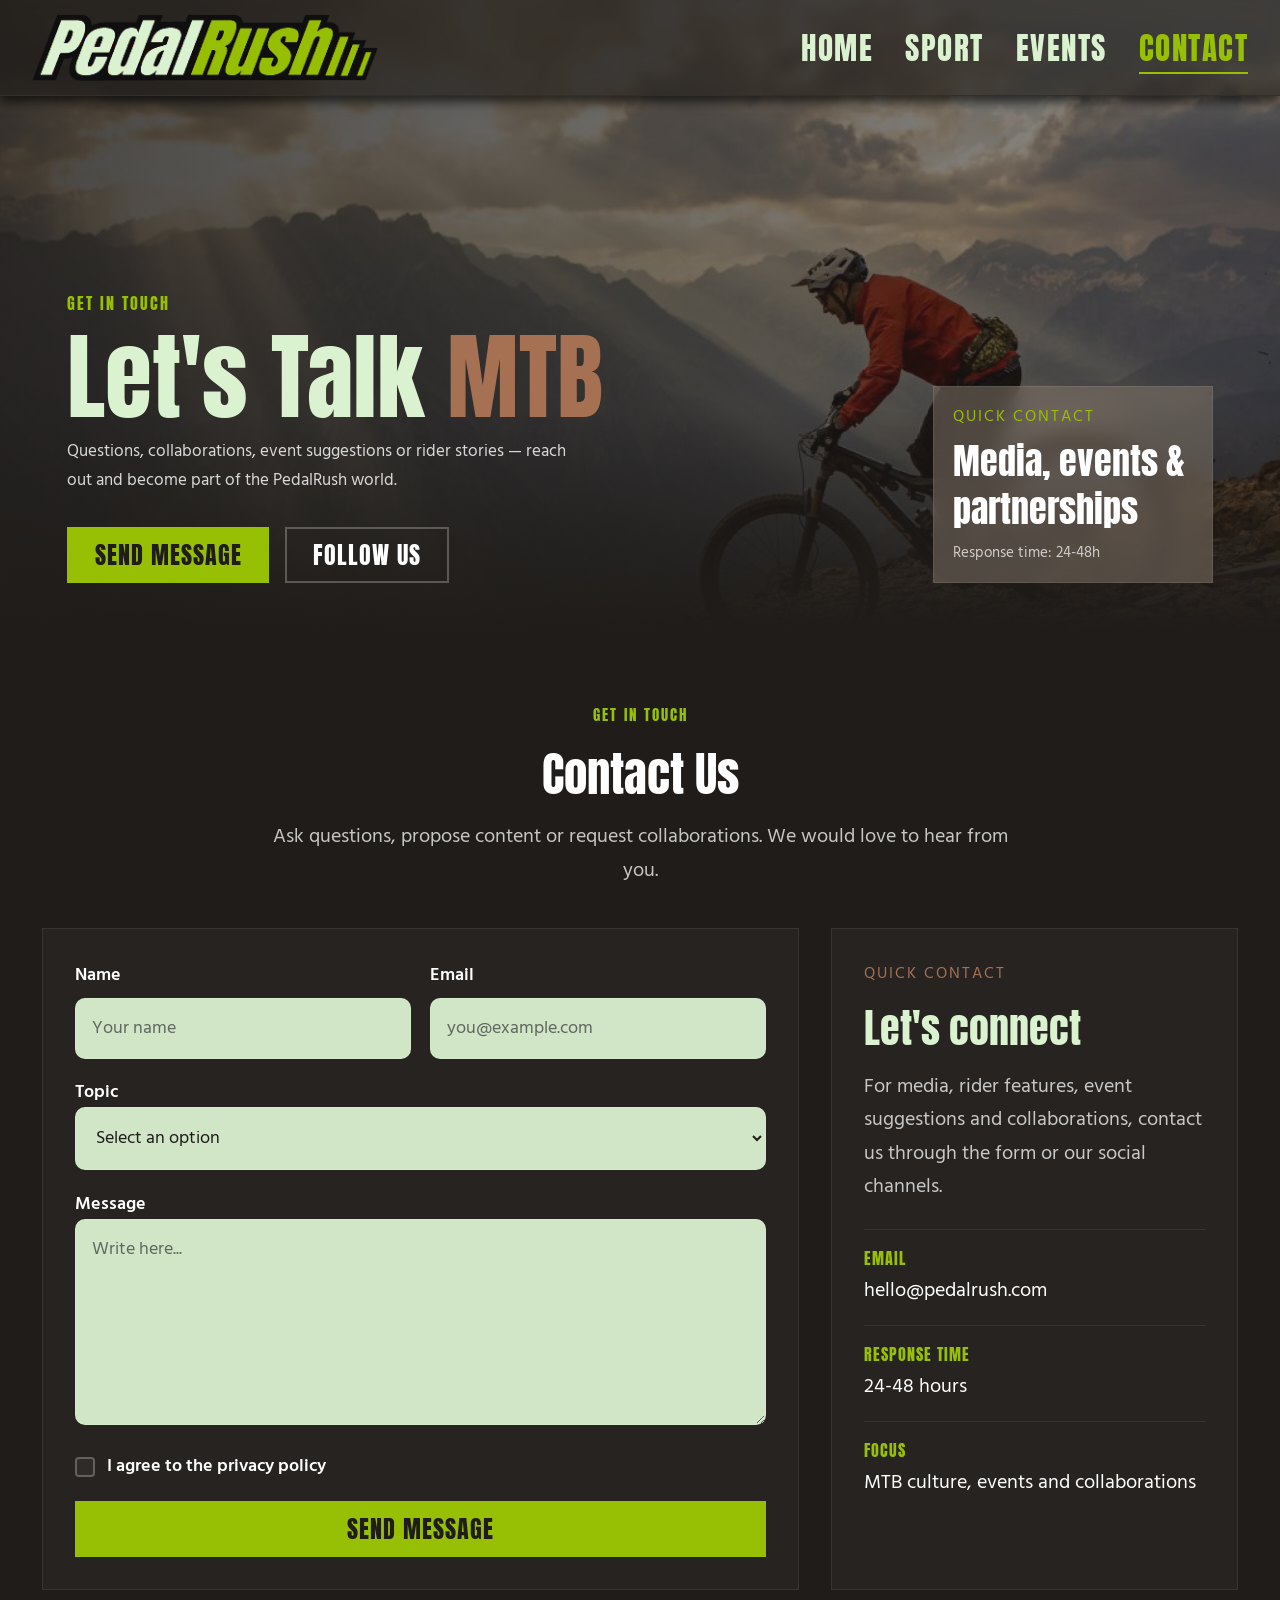
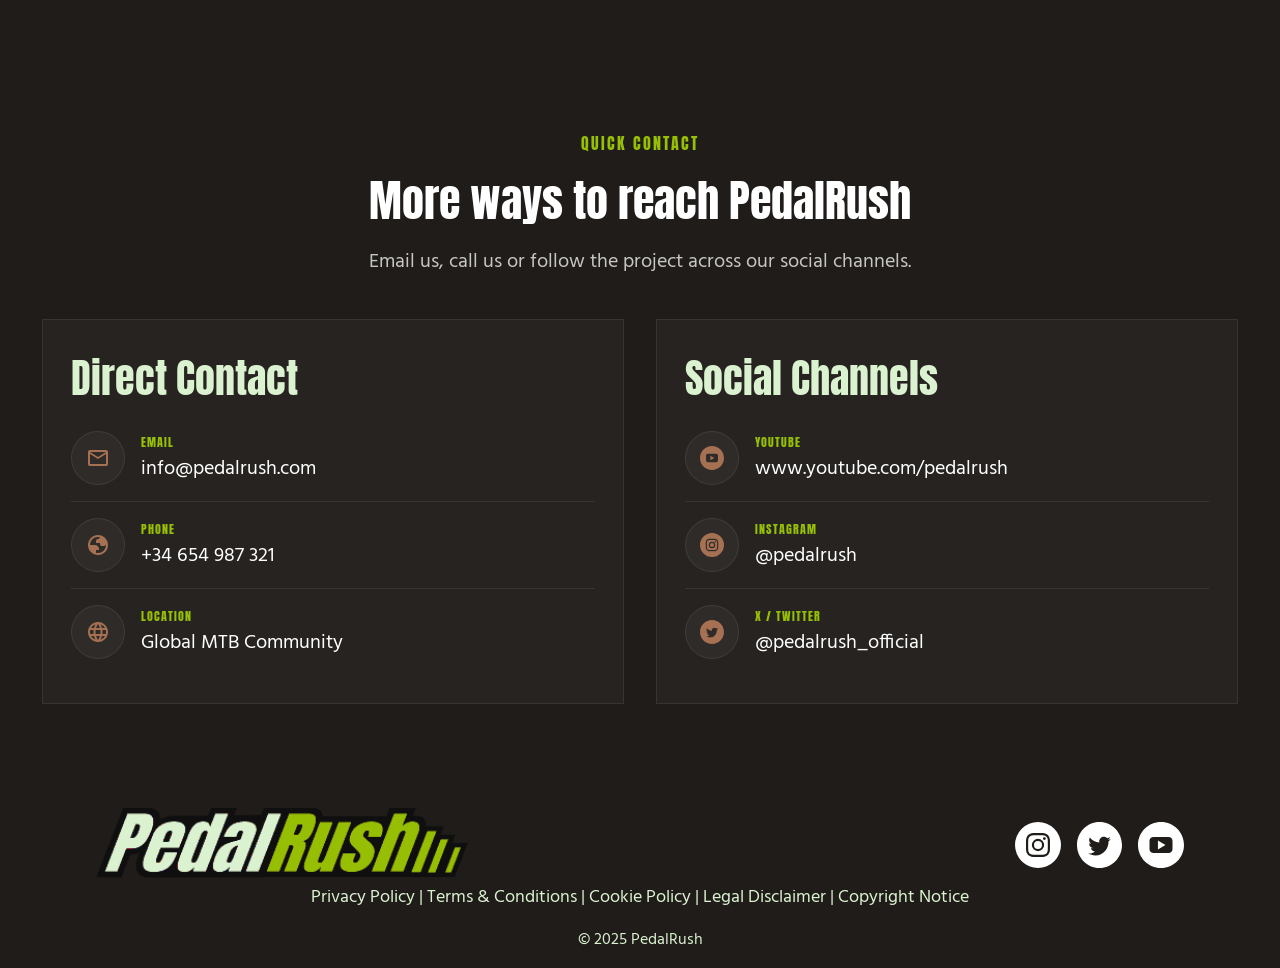
<file: contact.html>
<!DOCTYPE html>
<html lang="en">
    <head>
        <meta charset="UTF-8">
        <meta name="viewport" content="width=device-width, initial-scale=1.0">
        <title>Contact</title>
        <link rel="stylesheet" href="styles.css">
    </head>
    <body>
        <nav class="navbar">
            <a class="logo" href="index.html">
                <img src="assets/img/PedalRush-logo.png" alt="">
            </a> 
            <input type="checkbox" id="menu-toggle">

            <label for="menu-toggle" class="burger">
                <span></span>
                <span></span>
                <span></span>
            </label>
            
            <ul class="menu-mobile">
                <li class="mobile-logo">
                    <a href="index.html">
                        <img src="assets/img/PedalRush-logo.png" alt="PedalRush logo">
                    </a>
                </li> 
                <li><a href="index.html">HOME</a></li>
                <li><a href="sport.html">SPORT</a></li>
                <li><a href="events.html">EVENTS</a></li>
                <li><a href="#" class="active">CONTACT</a></li>
            </ul>

            <ul class="menu">
                <li><a href="index.html">HOME</a></li>
                <li><a href="sport.html">SPORT</a></li>
                <li><a href="events.html">EVENTS</a></li>
                <li><a href="#" class="active">CONTACT</a></li>
            </ul>


        </nav>
        <section class="hero-contact">
            <div class="contact-hero">
                <div class="contact-content">
                    <span class="hero-tag">GET IN TOUCH</span>
                    <h1>Let's Talk <strong>MTB</strong></h1>
                    <p>
                        Questions, collaborations, event suggestions or rider stories —
                        reach out and become part of the PedalRush world.
                    </p>

                    <div class="hero-buttons">
                        <a href="#contact-form" class="btn btn-primary">Send Message</a>
                        <a href="#socials" class="btn btn-secondary">Follow Us</a>
                    </div>
                </div>

                <div class="contact-card">
                    <p class="label">QUICK CONTACT</p>
                    <h4>Media, events & partnerships</h4>
                    <p>Response time: 24-48h</p>
                </div>
            </div>
        </section>
        <section class="contact" id="contact-form">
            <div class="contact-header">
                <span class="section-tag">GET IN TOUCH</span>
                <h1>Contact Us</h1>
                <p>
                    Ask questions, propose content or request collaborations.
                    We would love to hear from you.
                </p>
            </div>

            <div class="contact-wrapper">
                <form class="contact-form" action="#" method="POST" aria-label="Contact form">
                    <div class="name-email">
                        <div class="field">
                            <label for="name">Name</label>
                            <input type="text" id="name" name="name" placeholder="Your name" required>
                        </div>

                        <div class="field">
                            <label for="email">Email</label>
                            <input type="email" id="email" name="email" placeholder="you@example.com" required>
                        </div>
                    </div>

                    <div class="field">
                        <label for="topic">Topic</label>
                        <select id="topic" name="topic" required>
                            <option value="" selected disabled>Select an option</option>
                            <option value="question">Question</option>
                            <option value="content">Content Proposal</option>
                            <option value="collaboration">Collaboration Request</option>
                        </select>
                    </div>

                    <div class="field">
                        <label for="message">Message</label>
                        <textarea id="message" name="message" rows="6" placeholder="Write here..." required></textarea>
                    </div>

                    <div class="privacy">
                        <label class="checkbox" for="check">
                            <input type="checkbox" id="check" required>
                            <span class="checkmark">
                                <svg xmlns="http://www.w3.org/2000/svg" height="24px" viewBox="0 -960 960 960" width="24px" fill="#e3e3e3">
                                    <path d="M382-240 154-468l57-57 171 171 367-367 57 57-424 424Z"/>
                                </svg>
                            </span>
                            <span>I agree to the privacy policy</span>
                        </label>
                    </div>

                    <button type="submit" class="btn btn-primary">
                        <span>Send Message</span>
        
                    </button>
                </form>

                <div class="contact-info">
                    <p class="info-tag">QUICK CONTACT</p>
                    <h3>Let's connect</h3>
                    <p>
                        For media, rider features, event suggestions and collaborations,
                        contact us through the form or our social channels.
                    </p>

                    <div class="info-items">
                        <div class="info-item">
                            <span class="label">Email</span>
                            <p>hello@pedalrush.com</p>
                        </div>

                        <div class="info-item">
                            <span class="label">Response Time</span>
                            <p>24-48 hours</p>
                        </div>

                        <div class="info-item">
                            <span class="label">Focus</span>
                            <p>MTB culture, events and collaborations</p>
                        </div>
                    </div>
                </div>
            </div>
        </section>
        <section class="info">
            <div class="info-header">
                <span class="section-tag">QUICK CONTACT</span>
                <h2>More ways to reach PedalRush</h2>
                <p>Email us, call us or follow the project across our social channels.</p>
            </div>

            <div class="info-grid">
                <div class="info-group">
                    <h3>Direct Contact</h3>

                    <div class="info-card">
                        <div class="icon-wrap">
                            <svg xmlns="http://www.w3.org/2000/svg" viewBox="0 -960 960 960" aria-hidden="true">
                                <path d="M160-160q-33 0-56.5-23.5T80-240v-480q0-33 23.5-56.5T160-800h640q33 0 56.5 23.5T880-720v480q0 33-23.5 56.5T800-160H160Zm320-280L160-640v400h640v-400L480-440Zm0-80 320-200H160l320 200Z"/>
                            </svg>
                        </div>
                        <div class="info-text">
                            <span class="label">Email</span>
                            <p>info@pedalrush.com</p>
                        </div>
                    </div>

                    <div class="info-card">
                        <div class="icon-wrap">
                            <svg xmlns="http://www.w3.org/2000/svg" height="24px" viewBox="0 -960 960 960" width="24px" fill="#C0392B">
                                <path d="M480-80q-83 0-156-31.5T197-197q-54-54-85.5-127T80-480q0-83 31.5-156T197-763q54-54 127-85.5T480-880q83 0 156 31.5T763-763q54 54 85.5 127T880-480q0 83-31.5 156T763-197q-54 54-127 85.5T480-80Zm0-80q134 0 227-93t93-227q0-7-.5-14.5T799-507q-5 29-27 48t-52 19h-80q-33 0-56.5-23.5T560-520v-40H400v-80q0-33 23.5-56.5T480-720h40q0-23 12.5-40.5T563-789q-20-5-40.5-8t-42.5-3q-134 0-227 93t-93 227h200q66 0 113 47t47 113v40H400v110q20 5 39.5 7.5T480-160Z"/>
                            </svg>
                        </div>
                        <div class="info-text">
                            <span class="label">Phone</span>
                            <p>+34 654 987 321</p>
                        </div>
                    </div>

                    <div class="info-card">
                        <div class="icon-wrap">
                            <svg xmlns="http://www.w3.org/2000/svg" height="24px" viewBox="0 -960 960 960" width="24px" fill="#e3e3e3">
                                <path d="M325-111.5q-73-31.5-127.5-86t-86-127.5Q80-398 80-480.5t31.5-155q31.5-72.5 86-127t127.5-86Q398-880 480.5-880t155 31.5q72.5 31.5 127 86t86 127Q880-563 880-480.5T848.5-325q-31.5 73-86 127.5t-127 86Q563-80 480.5-80T325-111.5ZM480-162q26-36 45-75t31-83H404q12 44 31 83t45 75Zm-104-16q-18-33-31.5-68.5T322-320H204q29 50 72.5 87t99.5 55Zm208 0q56-18 99.5-55t72.5-87H638q-9 38-22.5 73.5T584-178ZM170-400h136q-3-20-4.5-39.5T300-480q0-21 1.5-40.5T306-560H170q-5 20-7.5 39.5T160-480q0 21 2.5 40.5T170-400Zm216 0h188q3-20 4.5-39.5T580-480q0-21-1.5-40.5T574-560H386q-3 20-4.5 39.5T380-480q0 21 1.5 40.5T386-400Zm268 0h136q5-20 7.5-39.5T800-480q0-21-2.5-40.5T790-560H654q3 20 4.5 39.5T660-480q0 21-1.5 40.5T654-400Zm-16-240h118q-29-50-72.5-87T584-782q18 33 31.5 68.5T638-640Zm-234 0h152q-12-44-31-83t-45-75q-26 36-45 75t-31 83Zm-200 0h118q9-38 22.5-73.5T376-782q-56 18-99.5 55T204-640Z"/>
                            </svg>
                        </div>
                        <div class="info-text">
                            <span class="label">Location</span>
                            <p>Global MTB Community</p>
                        </div>
                    </div>
                </div>

                <div class="info-group">
                    <h3>Social Channels</h3>

                    <a href="#" class="social-card">
                        <div class="icon-wrap">
                            <svg viewBox="-143 145 512 512" aria-hidden="true">
                                <g>
                                    <polygon points="78.9,450.3 162.7,401.1 78.9,351.9"/>
                                    <path d="M113,145c-141.4,0-256,114.6-256,256s114.6,256,256,256s256-114.6,256-256S254.4,145,113,145z M241,446.8c0,44.1-44.1,44.1-44.1,44.1H29.1c-44.1,0-44.1-44.1-44.1-44.1v-91.5c0-44.1,44.1-44.1,44.1-44.1h167.8c44.1,0,44.1,44.1,44.1,44.1V446.8z"/>
                                </g>
                            </svg>
                        </div>
                        <div class="info-text">
                            <span class="label">YouTube</span>
                            <p>www.youtube.com/pedalrush</p>
                        </div>
                    </a>

                    <a href="#" class="social-card">
                        <div class="icon-wrap">
                            <svg fill="#ffffff" width="800px" height="800px" viewBox="0 0 19.2 19.2" data-name="Instagram w/circle" xmlns="http://www.w3.org/2000/svg">
                                <path d="M13.498 6.651a1.656 1.656 0 0 0-.95-.949 2.766 2.766 0 0 0-.928-.172c-.527-.024-.685-.03-2.02-.03s-1.493.006-2.02.03a2.766 2.766 0 0 0-.929.172 1.656 1.656 0 0 0-.949.95 2.766 2.766 0 0 0-.172.928c-.024.527-.03.685-.03 2.02s.006 1.493.03 2.02a2.766 2.766 0 0 0 .172.929 1.656 1.656 0 0 0 .95.949 2.766 2.766 0 0 0 .928.172c.527.024.685.029 2.02.029s1.493-.005 2.02-.03a2.766 2.766 0 0 0 .929-.171 1.656 1.656 0 0 0 .949-.95 2.766 2.766 0 0 0 .172-.928c.024-.527.029-.685.029-2.02s-.005-1.493-.03-2.02a2.766 2.766 0 0 0-.171-.929zM9.6 12.168A2.568 2.568 0 1 1 12.168 9.6 2.568 2.568 0 0 1 9.6 12.168zm2.669-4.637a.6.6 0 1 1 .6-.6.6.6 0 0 1-.6.6zM11.267 9.6A1.667 1.667 0 1 1 9.6 7.933 1.667 1.667 0 0 1 11.267 9.6zM9.6 0a9.6 9.6 0 1 0 9.6 9.6A9.6 9.6 0 0 0 9.6 0zm4.97 11.661a3.67 3.67 0 0 1-.233 1.214 2.556 2.556 0 0 1-1.462 1.462 3.67 3.67 0 0 1-1.213.233c-.534.024-.704.03-2.062.03s-1.528-.006-2.062-.03a3.67 3.67 0 0 1-1.213-.233 2.556 2.556 0 0 1-1.462-1.462 3.67 3.67 0 0 1-.233-1.213c-.024-.534-.03-.704-.03-2.062s.006-1.528.03-2.062a3.67 3.67 0 0 1 .232-1.213 2.556 2.556 0 0 1 1.463-1.463 3.67 3.67 0 0 1 1.213-.232c.534-.024.704-.03 2.062-.03s1.528.006 2.062.03a3.67 3.67 0 0 1 1.213.232 2.556 2.556 0 0 1 1.462 1.463 3.67 3.67 0 0 1 .233 1.213c.024.534.03.704.03 2.062s-.006 1.528-.03 2.062z"/>
                            </svg>
                        </div>
                        <div class="info-text">
                            <span class="label">Instagram</span>
                            <p>@pedalrush</p>
                        </div>
                    </a>

                    <a href="#" class="social-card">
                        <div class="icon-wrap">
                            <svg viewBox="-143 145 512 512" aria-hidden="true">
                                <path d="M113,145c-141.4,0-256,114.6-256,256s114.6,256,256,256s256-114.6,256-256S254.4,145,113,145z M215.2,361.2c0.1,2.2,0.1,4.5,0.1,6.8c0,69.5-52.9,149.7-149.7,149.7c-29.7,0-57.4-8.7-80.6-23.6c4.1,0.5,8.3,0.7,12.6,0.7c24.6,0,47.3-8.4,65.3-22.5c-23-0.4-42.5-15.6-49.1-36.5c3.2,0.6,6.5,0.9,9.9,0.9c4.8,0,9.5-0.6,13.9-1.9C13.5,430-4.6,408.7-4.6,383.2v-0.6c7.1,3.9,15.2,6.3,23.8,6.6c-14.1-9.4-23.4-25.6-23.4-43.8c0-9.6,2.6-18.7,7.1-26.5c26,31.9,64.7,52.8,108.4,55c-0.9-3.8-1.4-7.8-1.4-12c0-29,23.6-52.6,52.6-52.6c15.1,0,28.8,6.4,38.4,16.6c12-2.4,23.2-6.7,33.4-12.8c-3.9,12.3-12.3,22.6-23.1,29.1c10.6-1.3,20.8-4.1,30.2-8.3C234.4,344.5,225.5,353.7,215.2,361.2z"/>
                            </svg>
                        </div>
                        <div class="info-text">
                            <span class="label">X / Twitter</span>
                            <p>@pedalrush_official</p>
                        </div>
                    </a>
                </div>
            </div>
        </section>
        <footer>
            <div class="footer-content">
                <div class="left">
                    <a href="index.html">
                        <img src="assets/img/PedalRush-logo.png" alt="">
                    </a>
                </div>
                <div class="right">
                    <img src="assets/img/instagram.svg" alt="">
                    <img src="assets/img/twitter.svg" alt="">
                    <img src="assets/img/youtube.svg" alt="">
                </div>
            </div>
            <div class="policies">
                <span>Privacy Policy | </span>
                <span>Terms & Conditions | </span>
                <span>Cookie Policy | </span>
                <span>Legal Disclaimer | </span>
                <span>Copyright Notice</span>
            </div>
            <div class="subfooter">&copy; 2025 PedalRush </div>
        </footer>
    </body>
</html>
</file>
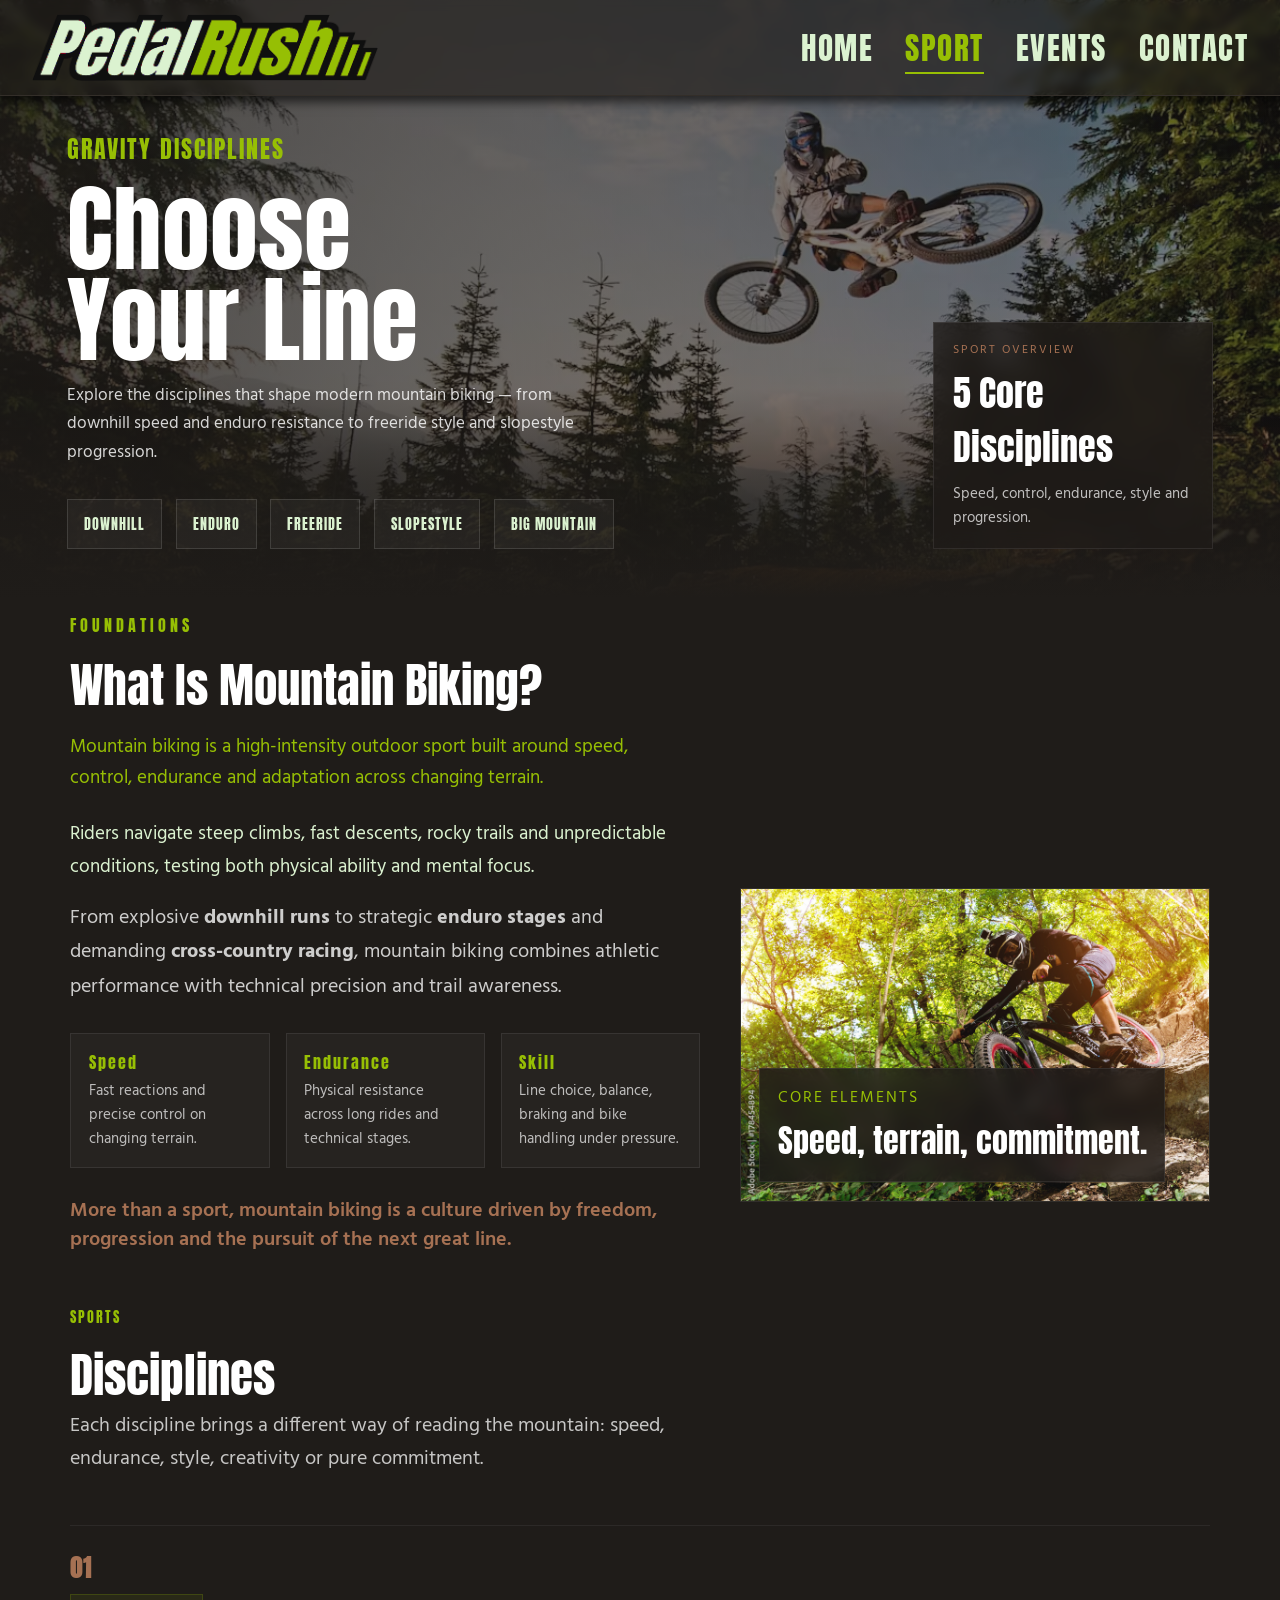
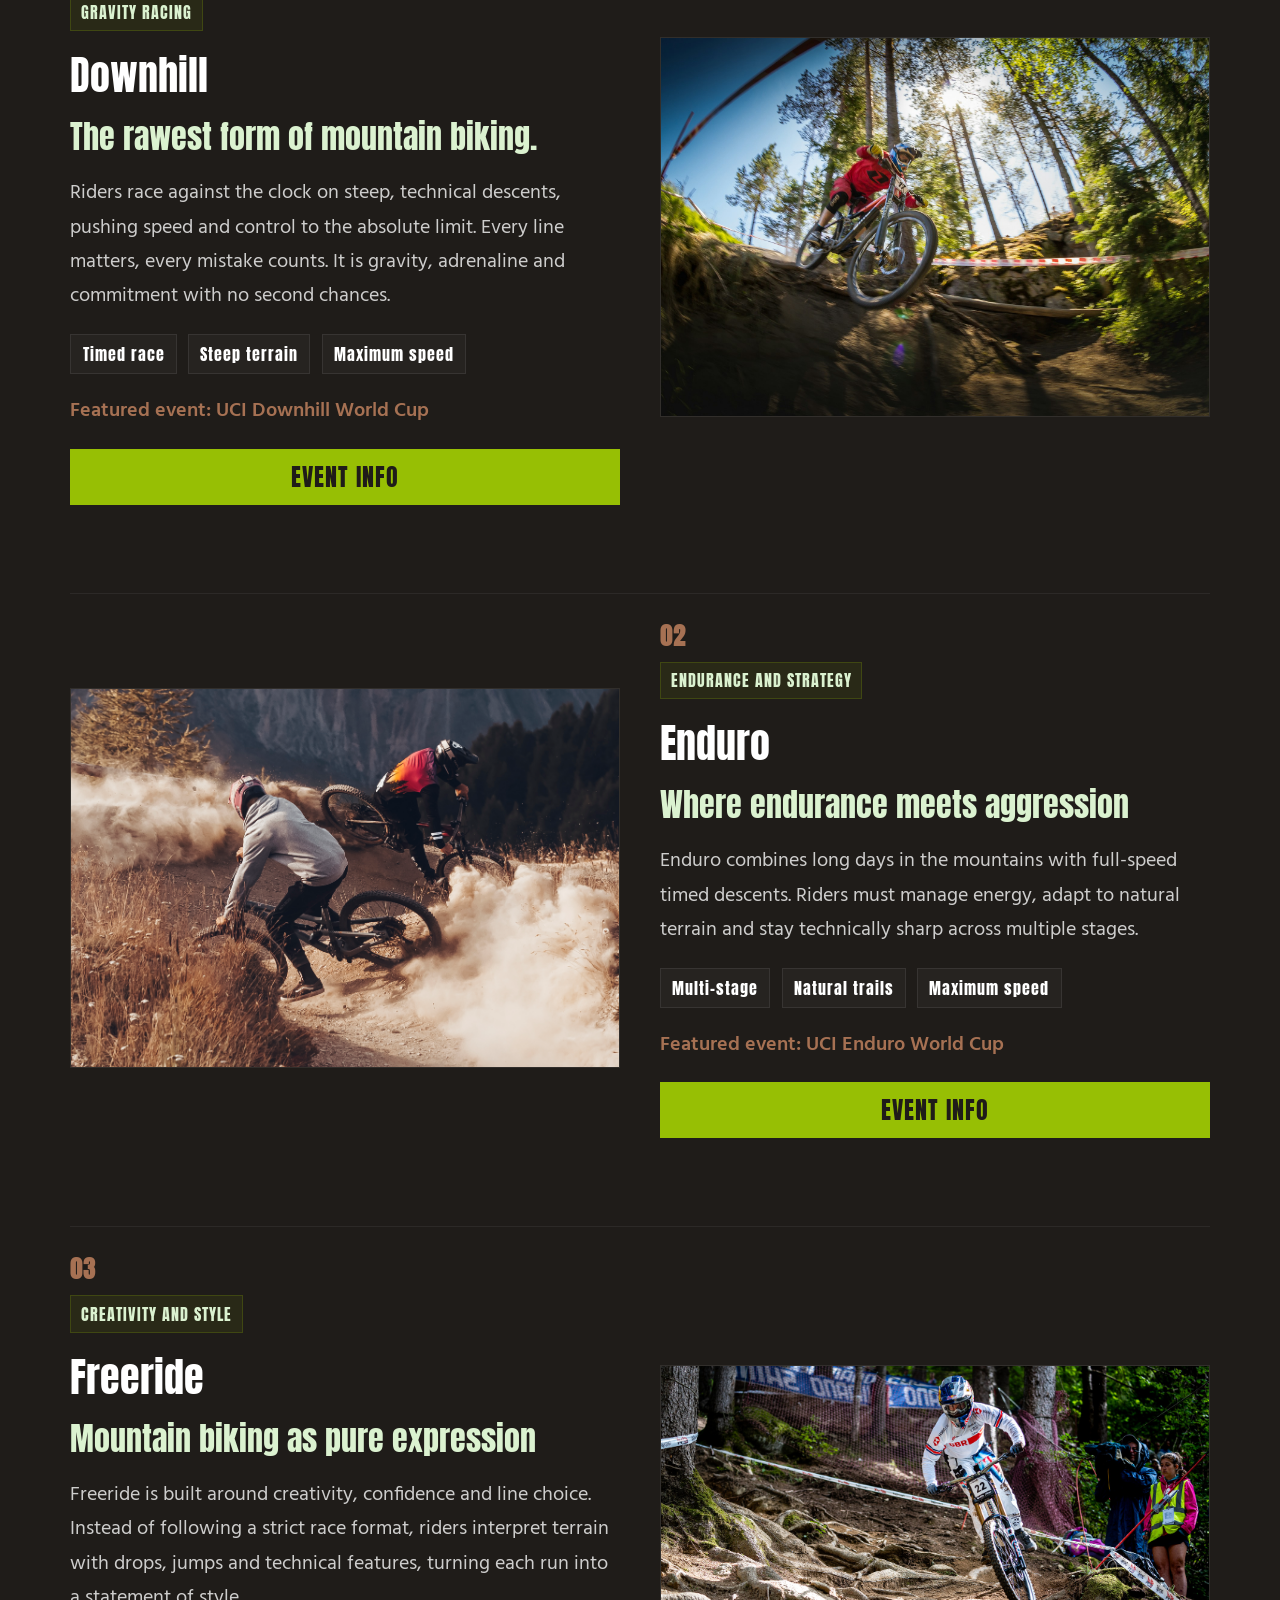
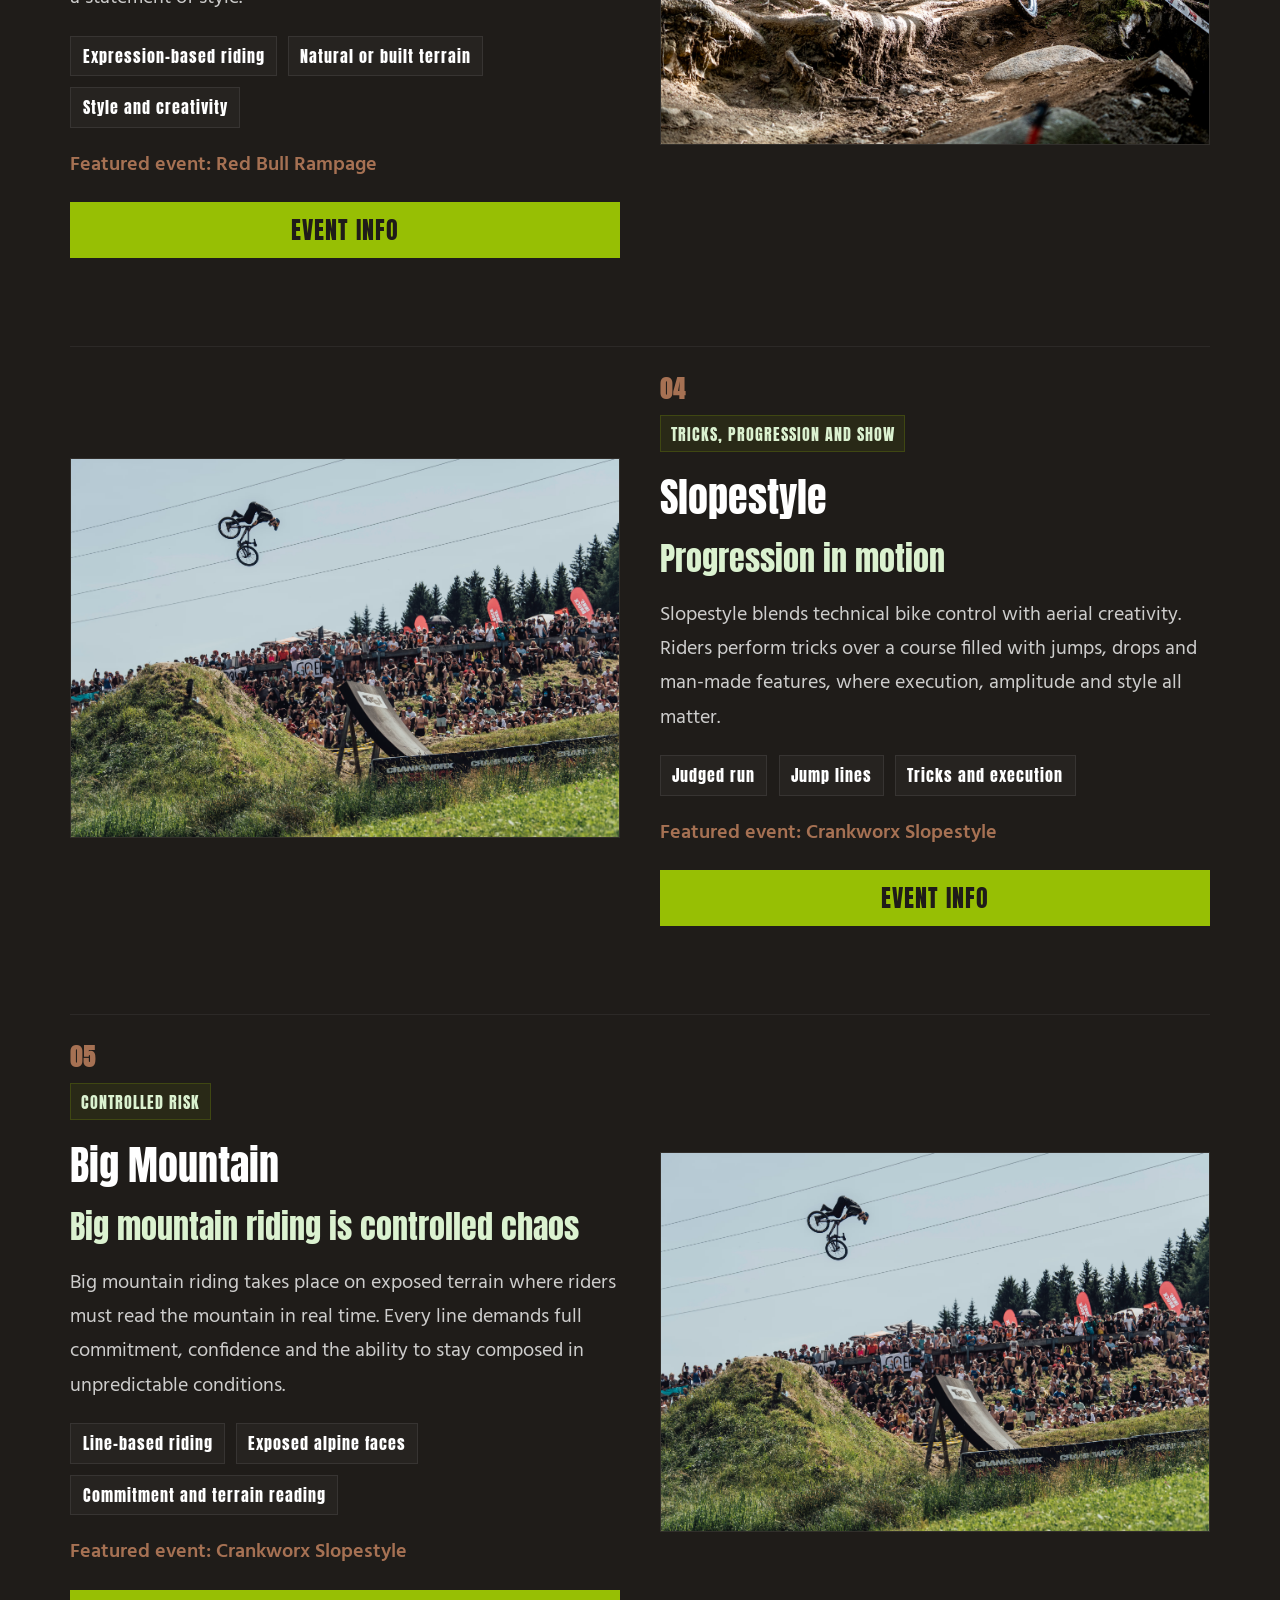
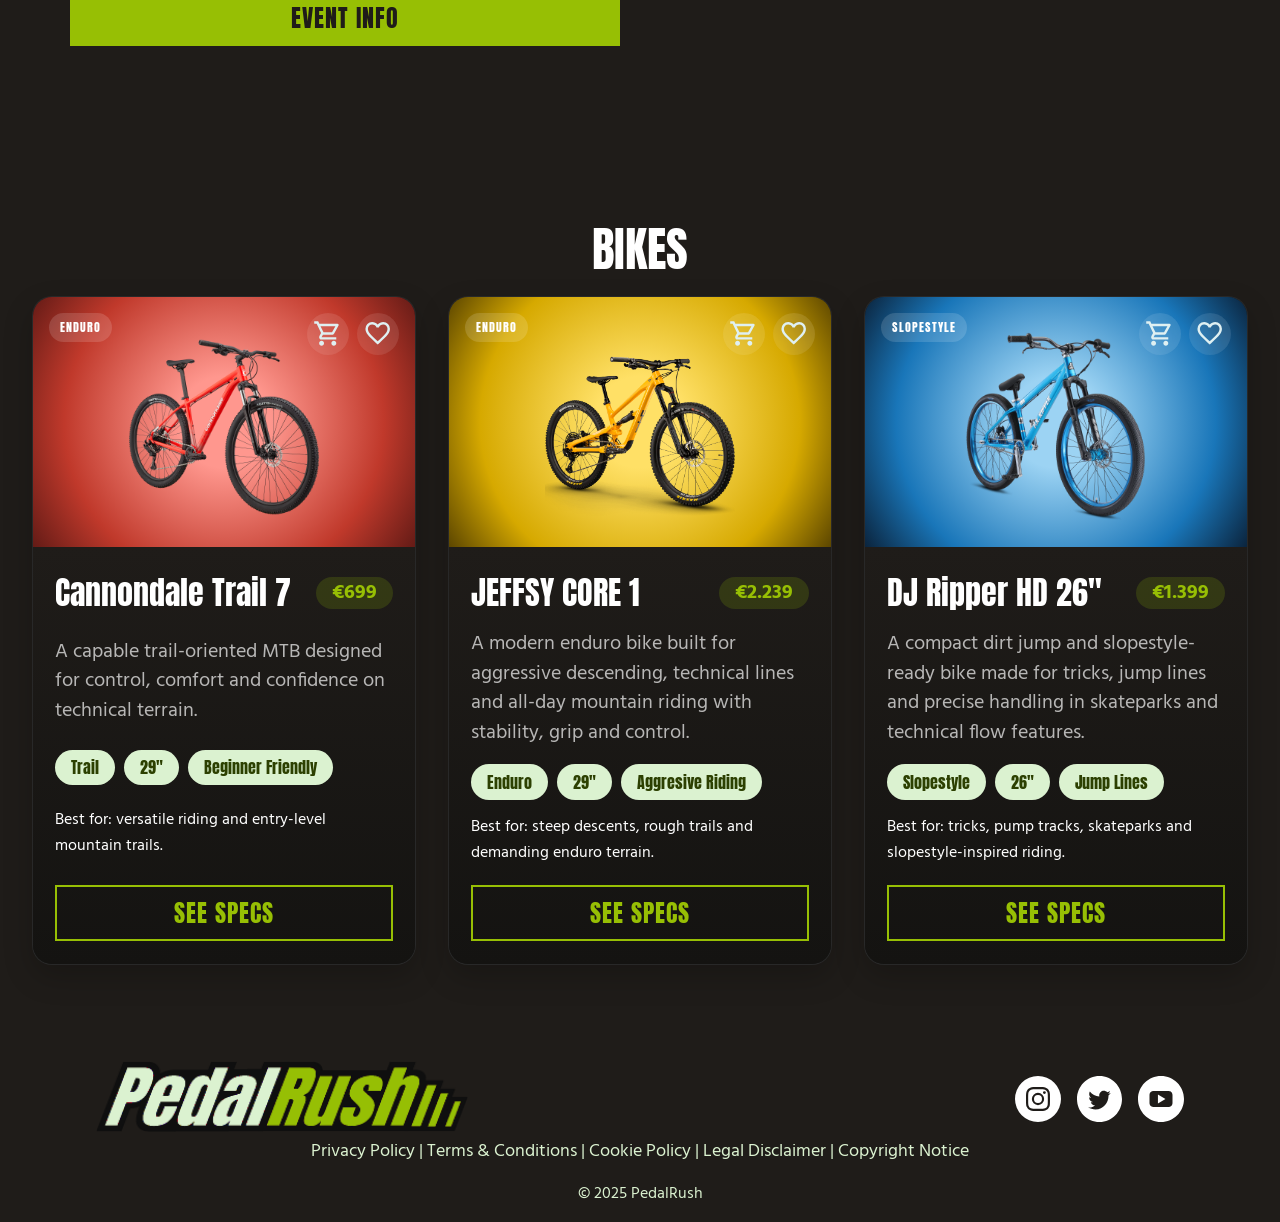
<file: sport.html>
<!DOCTYPE html>
<html lang="en">
    <head>
        <meta charset="UTF-8">
        <meta name="viewport" content="width=device-width, initial-scale=1.0">
        <title>Sport</title>
        <link rel="stylesheet" href="styles.css">
    </head>
    <body>
        <nav class="navbar">
            <a class="logo" href="index.html">
                <img src="assets/img/PedalRush-logo.png" alt="">
            </a> 
            <input type="checkbox" id="menu-toggle">

            <label for="menu-toggle" class="burger">
                <span></span>
                <span></span>
                <span></span>
            </label>
            
            <ul class="menu-mobile">
                <li class="mobile-logo">
                    <a href="index.html">
                        <img src="assets/img/PedalRush-logo.png" alt="PedalRush logo">
                    </a>
                </li> 
                <li><a href="index.html">HOME</a></li>
                <li><a href="#" class="active">SPORT</a></li>
                <li><a href="events.html">EVENTS</a></li>
                <li><a href="contact.html">CONTACT</a></li>
            </ul>

            <ul class="menu">
                <li><a href="index.html">HOME</a></li>
                <li><a href="#" class="active">SPORT</a></li>
                <li><a href="events.html">EVENTS</a></li>
                <li><a href="contact.html">CONTACT</a></li>
            </ul>


        </nav>
        <section class="sport-hero">
            <div class="hero-sport">
                <div class="hero-content">
                    <span class="hero-tag">GRAVITY DISCIPLINES</span>
                    <h1>Choose Your Line</h1>
                    <p>
                        Explore the disciplines that shape modern mountain biking —
                        from downhill speed and enduro resistance to freeride style
                        and slopestyle progression.
                    </p>

                    <div class="hero-links">
                        <a href="#downhill">Downhill</a>
                        <a href="#enduro">Enduro</a>
                        <a href="#freeride">Freeride</a>
                        <a href="#slopestyle">Slopestyle</a>
                        <a href="#big-mountain">Big Mountain</a>
                    </div>
                </div>

                <div class="hero-card">
                    <p class="label">SPORT OVERVIEW</p>
                    <h4>5 Core Disciplines</h4>
                    <p>Speed, control, endurance, style and progression.</p>
                </div>
            </div>
        </section>
        <section class="mtb">
            <div class="section-header">
                <span class="section-tag">FOUNDATIONS</span>
                <h1>What Is Mountain Biking?</h1>
                <h5>
                    Mountain biking is a high-intensity outdoor sport built around speed,
                    control, endurance and adaptation across changing terrain.
                </h5>
            </div>

            <div class="mtb-content">
                <div class="left">
                    <p class="intro">
                        Riders navigate steep climbs, fast descents, rocky trails and
                        unpredictable conditions, testing both physical ability and mental focus.
                    </p>

                    <p>
                        From explosive <strong>downhill runs</strong> to strategic
                        <strong>enduro stages</strong> and demanding
                        <strong>cross-country racing</strong>, mountain biking combines
                        athletic performance with technical precision and trail awareness.
                    </p>

                    <div class="mtb-highlights">
                        <div class="highlight">
                            <h3>Speed</h3>
                            <p>Fast reactions and precise control on changing terrain.</p>
                        </div>
                        <div class="highlight">
                            <h3>Endurance</h3>
                            <p>Physical resistance across long rides and technical stages.</p>
                        </div>
                        <div class="highlight">
                            <h3>Skill</h3>
                            <p>Line choice, balance, braking and bike handling under pressure.</p>
                        </div>
                    </div>

                    <p class="closing">
                        More than a sport, mountain biking is a culture driven by freedom,
                        progression and the pursuit of the next great line.
                    </p>
                </div>

                <div class="right">
                    <img src="assets/img/mtb.jpg" alt="Mountain biker riding on a technical trail">
                    <div class="image-card">
                        <p class="label">CORE ELEMENTS</p>
                        <h4>Speed, terrain, commitment.</h4>
                    </div>
                </div>
            </div>
        </section>
        <section class="disciplines">
            <div class="section-header">
                <span class="section-tag">SPORTS</span>
                <h1>Disciplines</h1>
                <p>
                    Each discipline brings a different way of reading the mountain:
                    speed, endurance, style, creativity or pure commitment.
                </p>
            </div>

            <article class="discipline" id="downhill">
                <div class="discipline-media">
                    <img src="assets/img/downhill-discipline.jpg" alt="Downhill rider descending at high speed">
                </div>

                <div class="discipline-text">
                    <span class="discipline-number">01</span>
                    <span class="discipline-tag">Gravity Racing</span>
                    <h3>Downhill</h3>
                    <h5>The rawest form of mountain biking.</h5>

                    <p>
                        Riders race against the clock on steep, technical descents, pushing
                        speed and control to the absolute limit. Every line matters, every
                        mistake counts. It is gravity, adrenaline and commitment with no second chances.
                    </p>

                    <div class="discipline-facts">
                        <span>Timed race</span>
                        <span>Steep terrain</span>
                        <span>Maximum speed</span>
                    </div>

                    <p class="related-event">Featured event: UCI Downhill World Cup</p>

                    <a href="events.html#uci" class="btn btn-primary">
                        <span>Event info</span>
                    </a>
                </div>
            </article>
            <article class="discipline" id="enduro">
                <div class="discipline-media">
                    <img src="assets/img/enduro-discipline.jpg" alt="Enduro riders">
                </div>

                <div class="discipline-text">
                    <span class="discipline-number">02</span>
                    <span class="discipline-tag">Endurance and Strategy</span>
                    <h3>Enduro</h3>
                    <h5>Where endurance meets aggression</h5>

                    <p>
                        Enduro combines long days in the mountains with full-speed timed descents.
                        Riders must manage energy, adapt to natural terrain and stay technically
                        sharp across multiple stages.
                    </p>

                    <div class="discipline-facts">
                        <span>Multi-stage</span>
                        <span>Natural trails</span>
                        <span>Maximum speed</span>
                    </div>

                    <p class="related-event">Featured event: UCI Enduro World Cup</p>

                    <a href="events.html#ewc" class="btn btn-primary">
                        <span>Event info</span>
                    </a>
                </div>
            </article>
            <article class="discipline" id="freeride">
                <div class="discipline-media">
                    <img src="assets/img/freeride-discipline.jpeg" alt="Freeride discipline">
                </div>

                <div class="discipline-text">
                    <span class="discipline-number">03</span>
                    <span class="discipline-tag">Creativity and Style</span>
                    <h3>Freeride</h3>
                    <h5>Mountain biking as pure expression</h5>

                    <p>
                        Freeride is built around creativity, confidence and line choice.
                        Instead of following a strict race format, riders interpret terrain with drops,
                        jumps and technical features, turning each run into a statement of style.
                    </p>

                    <div class="discipline-facts">
                        <span>Expression-based riding</span>
                        <span>Natural or built terrain</span>
                        <span>Style and creativity</span>
                    </div>

                    <p class="related-event">Featured event: Red Bull Rampage</p>

                    <a href="events.html#red-bull" class="btn btn-primary">
                        <span>Event info</span>
                    </a>
                </div>
            </article>
            <article class="discipline" id="slopestyle">
                <div class="discipline-media">
                    <img src="assets/img/slopestyle-discipline.avif" alt="slopestyle discipline">
                </div>

                <div class="discipline-text">
                    <span class="discipline-number">04</span>
                    <span class="discipline-tag">Tricks, progression and Show</span>
                    <h3>Slopestyle</h3>
                    <h5>Progression in motion</h5>

                    <p>
                        Slopestyle blends technical bike control with aerial creativity.
                        Riders perform tricks over a course filled with jumps, drops
                        and man-made features, where execution, amplitude and style all matter.
                    </p>

                    <div class="discipline-facts">
                        <span>Judged run</span>
                        <span>Jump lines</span>
                        <span>Tricks and execution</span>
                    </div>

                    <p class="related-event">Featured event: Crankworx Slopestyle</p>

                    <a href="events.html#crankworx" class="btn btn-primary">
                        <span>Event info</span>
                    </a>
                </div>
            </article>
            <article class="discipline" id="big-mountain">
                <div class="discipline-media">
                    <img src="assets/img/slopestyle-discipline.avif" alt="slopestyle discipline">
                </div>

                <div class="discipline-text">
                    <span class="discipline-number">05</span>
                    <span class="discipline-tag">Controlled Risk</span>
                    <h3>Big Mountain</h3>
                    <h5>Big mountain riding is controlled chaos</h5>

                    <p>
                        Big mountain riding takes place on exposed terrain
                        where riders must read the mountain in real time.
                        Every line demands full commitment, confidence and
                        the ability to stay composed in unpredictable conditions.
                    </p>

                    <div class="discipline-facts">
                        <span>Line-based riding</span>
                        <span>Exposed alpine faces</span>
                        <span>Commitment and terrain reading</span>
                    </div>

                    <p class="related-event">Featured event: Crankworx Slopestyle</p>

                    <a href="events.html#crankworx" class="btn btn-primary">
                        <span>Event info</span>
                    </a>
                </div>
            </article>
        </section>
        <section class="bikes">
            <h1>BIKES</h1>
            <div class="cards">
                <div class="card">
                    <div class="card-img">
                        <div class="card-actions">
                            <button class="icon-btn" aria-label="Add to compare">
                                <svg xmlns="http://www.w3.org/2000/svg" height="35px" viewBox="0 -960 960 960" width="35px" fill="#DFF0F2">
                                    <path d="M280-80q-33 0-56.5-23.5T200-160q0-33 23.5-56.5T280-240q33 0 56.5 23.5T360-160q0 33-23.5 56.5T280-80Zm400 0q-33 0-56.5-23.5T600-160q0-33 23.5-56.5T680-240q33 0 56.5 23.5T760-160q0 33-23.5 56.5T680-80ZM246-720l96 200h280l110-200H246Zm-38-80h590q23 0 35 20.5t1 41.5L692-482q-11 20-29.5 31T622-440H324l-44 80h480v80H280q-45 0-68-39.5t-2-78.5l54-98-144-304H40v-80h130l38 80Zm134 280h280-280Z"/>
                                </svg>
                            </button>
                            <button class="icon-btn" aria-label="Add to favorites">
                                <svg xmlns="http://www.w3.org/2000/svg" height="35px" viewBox="0 -960 960 960" width="35px" fill="#DFF0F2">
                                    <path d="m480-120-58-52q-101-91-167-157T150-447.5Q111-500 95.5-544T80-634q0-94 63-157t157-63q52 0 99 22t81 62q34-40 81-62t99-22q94 0 157 63t63 157q0 46-15.5 90T810-447.5Q771-395 705-329T538-172l-58 52Zm0-108q96-86 158-147.5t98-107q36-45.5 50-81t14-70.5q0-60-40-100t-100-40q-47 0-87 26.5T518-680h-76q-15-41-55-67.5T300-774q-60 0-100 40t-40 100q0 35 14 70.5t50 81q36 45.5 98 107T480-228Zm0-273Z"/>
                                </svg>
                            </button>
                        </div>

                        <span class="bike-category">ENDURO</span>
                        <img src="assets/img/enduro-bike.png" alt="Cannondale Trail 7 mountain bike">
                    </div>

                    <div class="card-text">
                        <div class="first-line">
                            <h5>Cannondale Trail 7</h5>
                            <p class="price">€699</p>
                        </div>

                        <p class="description">
                            A capable trail-oriented MTB designed for control, comfort and confidence
                            on technical terrain.
                        </p>

                        <div class="bike-tags">
                            <span>Trail</span>
                            <span>29"</span>
                            <span>Beginner Friendly</span>
                        </div>

                        <p class="bike-meta">Best for: versatile riding and entry-level mountain trails.</p>

                        <a href="#" class="btn btn-secondary">See Specs</a>
                    </div>
                </div>
                <div class="card">
                    <div class="card-img">
                        <div class="card-actions">
                            <button class="icon-btn" aria-label="Add to compare">
                                <svg xmlns="http://www.w3.org/2000/svg" height="35px" viewBox="0 -960 960 960" width="35px" fill="#DFF0F2">
                                    <path d="M280-80q-33 0-56.5-23.5T200-160q0-33 23.5-56.5T280-240q33 0 56.5 23.5T360-160q0 33-23.5 56.5T280-80Zm400 0q-33 0-56.5-23.5T600-160q0-33 23.5-56.5T680-240q33 0 56.5 23.5T760-160q0 33-23.5 56.5T680-80ZM246-720l96 200h280l110-200H246Zm-38-80h590q23 0 35 20.5t1 41.5L692-482q-11 20-29.5 31T622-440H324l-44 80h480v80H280q-45 0-68-39.5t-2-78.5l54-98-144-304H40v-80h130l38 80Zm134 280h280-280Z"/>
                                </svg>
                            </button>
                            <button class="icon-btn" aria-label="Add to favorites">
                                <svg xmlns="http://www.w3.org/2000/svg" height="35px" viewBox="0 -960 960 960" width="35px" fill="#DFF0F2">
                                    <path d="m480-120-58-52q-101-91-167-157T150-447.5Q111-500 95.5-544T80-634q0-94 63-157t157-63q52 0 99 22t81 62q34-40 81-62t99-22q94 0 157 63t63 157q0 46-15.5 90T810-447.5Q771-395 705-329T538-172l-58 52Zm0-108q96-86 158-147.5t98-107q36-45.5 50-81t14-70.5q0-60-40-100t-100-40q-47 0-87 26.5T518-680h-76q-15-41-55-67.5T300-774q-60 0-100 40t-40 100q0 35 14 70.5t50 81q36 45.5 98 107T480-228Zm0-273Z"/>
                                </svg>
                            </button>
                        </div>

                        <span class="bike-category">ENDURO</span>
                        <img src="assets/img/dh-bike.png" alt="Cannondale Trail 7 mountain bike">
                    </div>

                    <div class="card-text">
                        <div class="first-line">
                            <h5>JEFFSY CORE 1</h5>
                            <p class="price">€2.239</p>
                        </div>

                        <p class="description">
                            A modern enduro bike built for aggressive descending, technical lines and all-day
                            mountain riding with stability, grip and control.
                        </p>

                        <div class="bike-tags">
                            <span>Enduro</span>
                            <span>29"</span>
                            <span>Aggresive Riding</span>
                        </div>

                        <p class="bike-meta">Best for: steep descents, rough trails and demanding enduro terrain.</p>

                        <a href="#" class="btn btn-secondary">See Specs</a>
                    </div>
                </div>
                <div class="card">
                    <div class="card-img">
                        <div class="card-actions">
                            <button class="icon-btn" aria-label="Add to compare">
                                <svg xmlns="http://www.w3.org/2000/svg" height="35px" viewBox="0 -960 960 960" width="35px" fill="#DFF0F2">
                                    <path d="M280-80q-33 0-56.5-23.5T200-160q0-33 23.5-56.5T280-240q33 0 56.5 23.5T360-160q0 33-23.5 56.5T280-80Zm400 0q-33 0-56.5-23.5T600-160q0-33 23.5-56.5T680-240q33 0 56.5 23.5T760-160q0 33-23.5 56.5T680-80ZM246-720l96 200h280l110-200H246Zm-38-80h590q23 0 35 20.5t1 41.5L692-482q-11 20-29.5 31T622-440H324l-44 80h480v80H280q-45 0-68-39.5t-2-78.5l54-98-144-304H40v-80h130l38 80Zm134 280h280-280Z"/>
                                </svg>
                            </button>
                            <button class="icon-btn" aria-label="Add to favorites">
                                <svg xmlns="http://www.w3.org/2000/svg" height="35px" viewBox="0 -960 960 960" width="35px" fill="#DFF0F2">
                                    <path d="m480-120-58-52q-101-91-167-157T150-447.5Q111-500 95.5-544T80-634q0-94 63-157t157-63q52 0 99 22t81 62q34-40 81-62t99-22q94 0 157 63t63 157q0 46-15.5 90T810-447.5Q771-395 705-329T538-172l-58 52Zm0-108q96-86 158-147.5t98-107q36-45.5 50-81t14-70.5q0-60-40-100t-100-40q-47 0-87 26.5T518-680h-76q-15-41-55-67.5T300-774q-60 0-100 40t-40 100q0 35 14 70.5t50 81q36 45.5 98 107T480-228Zm0-273Z"/>
                                </svg>
                            </button>
                        </div>

                        <span class="bike-category">SLOPESTYLE</span>
                        <img src="assets/img/slopestyle-bike.webp" alt="DJ Ripper HD 26 inch bike">
                    </div>

                    <div class="card-text">
                        <div class="first-line">
                            <h5>DJ Ripper HD 26"</h5>
                            <p class="price">€1.399</p>
                        </div>

                        <p class="description">
                            A compact dirt jump and slopestyle-ready bike made for tricks, jump lines
                            and precise handling in skateparks and technical flow features.
                        </p>

                        <div class="bike-tags">
                            <span>Slopestyle</span>
                            <span>26"</span>
                            <span>Jump Lines</span>
                        </div>

                        <p class="bike-meta">Best for: tricks, pump tracks, skateparks and slopestyle-inspired riding.</p>

                        <a href="#" class="btn btn-secondary">See Specs</a>
                    </div>
                </div>  
            </div>
        </section>
        <footer>
            <div class="footer-content">
                <div class="left">
                    <a href="index.html">
                        <img src="assets/img/PedalRush-logo.png" alt="">
                    </a>
                </div>
                <div class="right">
                    <img src="assets/img/instagram.svg" alt="">
                    <img src="assets/img/twitter.svg" alt="">
                    <img src="assets/img/youtube.svg" alt="">
                </div>
            </div>
            <div class="policies">
                <span>Privacy Policy | </span>
                <span>Terms & Conditions | </span>
                <span>Cookie Policy | </span>
                <span>Legal Disclaimer | </span>
                <span>Copyright Notice</span>
            </div>
            <div class="subfooter">&copy; 2025 PedalRush </div>
        </footer>
    </body>
</html>
</file>
<file: styles.css>
@import url('https://fonts.googleapis.com/css2?family=Anton&family=Hind:wght@300;400;500;600;700&display=swap');
@import url('https://fonts.googleapis.com/css2?family=Anton&display=swap');
@import url('https://fonts.googleapis.com/css2?family=Anton&family=Anton+SC&display=swap');

:root {
    --main: #1F1C19;
    --main-80: #332E29;
    --main-60: #4A433B;
    --main-40: #655C52;
    --main-20: #847A6E;
    --white: #FFFFFF;

    --brown: #26150F;
    --brown-80: #40251B;
    --brown-60: #8C533E;
    --brown-40: #8C6658;
    --brown-20: #A67153;

    --green: #2C4001;
    --green-80: #365902;
    --green-60: #6E8C03;
    --green-40: #97BF04;
    --green-20: #DBF2D0;
}

* {
    margin: 0;
    padding: 0;
    box-sizing: border-box;
}


html, body {
    font-family: Anton;
    background-color: var(--main);
}

h1 {
    font-weight: 400;
    font-size: clamp(2.5rem, 2.29rem + 0.8vw, 3.25rem);
}
h2 {
    font-size: clamp(2.375rem, 2.2rem + 0.667vw, 3rem);
}
h3 {
    font-size: clamp(2.125rem, 1.95rem + 0.667vw, 2.75rem);
}
h4 {
    font-size: clamp(1.875rem, 1.7rem + 0.667vw, 2.5rem);
}
h5 {
    font-size: clamp(1.625rem, 1.45rem + 0.667vw, 2rem);
}

p {
    font-family: Hind;
    font-size: clamp(1rem, 0.888rem + 0.427vw, 1.4rem);
}

.btn {
    display: inline-flex;
    align-items: center;
    justify-content: center;
    padding: 0.5rem 1.6rem;
    text-decoration: none;
    text-transform: uppercase;
    letter-spacing: 1px;
    font-weight: 400;
    transition: 0.25s ease;
    font-size: 24px;
}


.btn-primary {
    background-color: var(--green-40);
    color: var(--main);
    border: 2px solid var(--green-40);
}

.btn-primary:hover {
    background-color: var(--green-60);
    border-color: var(--green-60);
    transform: translateY(-2px);
}

.btn-secondary {
    background-color: transparent;
    color: var(--white);
    border: 2px solid rgba(255,255,255,0.25);
}

.btn-secondary:hover {
    border-color: var(--brown-20);
    color: var(--brown-20);
    transform: translateY(-2px);
}


.navbar {
    position: fixed;
    top: 0;
    left: 0;
    width: 100%;
    z-index: 1000;

    display: flex;
    align-items: center;
    justify-content: space-between;

    padding: .9rem 2rem;
    background: #1f1c199f;
    backdrop-filter: blur(5px);
    border-bottom: 1px solid var(--main-80);
    box-shadow: 0px 6px 10px rgba(0, 0, 0, 0.626);

    #menu-toggle {
        display: none;
    }

    .logo {
        display: flex;
        align-items: center;
        text-decoration: none;
        z-index: 1002;

        img {
            height: clamp(3rem, 2.474rem + 2.105vw, 5rem);
            display: block;
        }
        
    }
    

    .burger {
        display: none;
        width: 2rem;
        cursor: pointer;
        flex-direction: column;
        gap: .4rem;
        z-index: 10002;
        span {
            display: block;
            width: 100%;
            height: 2px;
            background: var(--green-20);
            border-radius: 999px;
            transition: 0.3s ease;
        }
    }

    .menu, .menu-mobile {
        list-style: none;
        margin: 0;
        padding: 0;
    }
    .menu-mobile {
        display: none;
    }

    .menu {
        display: flex;
        align-items: center;
        gap: 2rem;
        li {
            list-style:none;
        }
        a {
            position: relative;
            text-decoration: none;
            color: var(--green-20);
            font-size: clamp(1.5rem, 1.308rem + 0.769vw, 2rem);
            font-weight: 500;
            letter-spacing: 1.5px;
            transition: color .25s ease;
            &::after {
                content: "";
                position: absolute;
                left: 0;
                bottom: -0.2rem;
                width: 0;
                height: 2px;
                background: var(--green-40);
                transition: width 0.25s ease;
            }

            &:hover {
                color: var(--white);
            }

            &:hover::after {
                width: 100%;
            }

            &.active {
                color: var(--green-40);
                pointer-events: none;
            }

            &.active::after {
                width: 100%;
                background: var(--green-40);
            }
        }
    }
        
}
/* ---------------------------------------------------------------------------- HOME-HERO ------------------------- */

.home-hero {
    position: relative;
    min-height: 100vh;
    background-image:
        linear-gradient(to right, #1f1c19c8 0%, #1f1c199f 40%, #1f1c1964 100%),
        linear-gradient(to top, var(--main) 0%, #1f1c1918 35%, #1f1c1931 100%),
        url("assets/img/hero-pic.png");
    background-size: cover;
    background-position: center center;
    background-repeat: no-repeat;
            
    .hero-content {
        height: 100vh;
        width: 100%;
        display: flex;
        align-items: center;
        padding: 8rem 6rem 4rem;
        .hero-copy {
            max-width: 700px;
            .eyebrow {
                display: inline-block;
                margin-bottom: 1rem;
                color: var(--green-40);
                letter-spacing: 2px;
                font-size: 1rem;
                font-weight: 600;
            }
            h1 {
                font-size: clamp(4rem, 8vw, 7rem);
                line-height: 0.9;
                color: var(--white);
                margin-bottom: 1rem;
                span {
                    color: var(--green-40);
                }
            }
            p {
                max-width: 560px;
                font-size: 1.1rem;
                line-height: 1.6;
                color: rgb(255, 255, 255, 0.82);
            }
        }
        .hero-text {
            height: 100%;
            display: flex;
            padding-left: 10rem;
            padding-bottom: 10rem;
            justify-content: start;
            align-items: center;
            .text-background {
                display: flex;
                align-items: center;
            }
            .no {
                
                h1 {
                    font-size: clamp(7.5rem, 7.15rem + 1.333vw, 8.75rem);
                    color: var(--green);
                }
            }
            .limits {       
                h1 {
                    color: var(--green-20);
                }
            }
        }
        .hero-buttons {
            display: flex;
            gap: 1rem;
            margin-top: 2rem;
            flex-wrap: wrap;
            
            .btn {
                flex:1;
            }
        }
        .hero-card {
            position: absolute;
            right: 6rem;
            bottom: 4rem;
            background: #847a6e81;
            border: 1px solid var(--main-20);
            backdrop-filter: blur(10px);
            padding: 1.2rem 1.4rem;
            max-width: 260px;
            box-shadow: -4px 4px 10px rgba(0, 0, 0, 0.778);
            .label {
                color: var(--green-40);
                font-size: 0.75rem;
                letter-spacing: 2px;
                margin-bottom: 0.5rem;
            }

            h4 {
                color: var(--white);
                font-weight: 500;
            }

            span {
                color: var(--green-40);
            }
        }
    }
}

/* ---------------------------------------------------------------------------- PEDALRUSH ------------------------- */

.pedalrush {
    padding: clamp(3rem, 2.3rem + 2.6vw, 5.5rem);
    display: flex;
    flex-wrap: wrap;
    align-items: center;
    justify-content: space-between;
    gap: 3rem;

    .left {
        flex: 1 1 34rem;
    }

    .section-tag {
        display: inline-block;
        margin-bottom: 1rem;
        font-size: 1.2rem;
        letter-spacing: 2px;
        text-transform: uppercase;
        color: var(--green-40);
        font-weight: 500;
    }

    h1 {
        color: white;
        margin-bottom: 1.25rem;
        line-height: 0.95;
    }

    .intro {
        line-height: 1.7;
        color: var(--green-20);
        margin-bottom: 1.5rem;
        max-width: 60ch;
    }
    
    .pr-text {
        font-size: 1.15rem;
        display: flex;
        flex-direction: column;
        gap: 1rem;
        margin-bottom: 2rem;

        p {
            color: white;
            font-weight: 200;
            strong {
                font-weight: 800;
            }            
        }
    }

    .features {
        display: grid;
        grid-template-columns: repeat(auto-fit, minmax(180px, 1fr));
        gap: 1rem;
        margin-bottom: 2rem;

        .feature {
            padding: 1.1rem;
            border: 1px solid rgba(255,255,255,0.08);
            background: rgba(255,255,255,0.03);

            h3 {
                margin-bottom: 0.5rem;
                color: var(--green-40);
                font-size: 1rem;
                font-weight: 400;
            }

            p {
                font-size: 1rem;
                color: rgba(255,255,255,0.75);
            }
        }
    }

    .stats {
        display: flex;
        flex-wrap: wrap;
        justify-content: space-around;
        gap: 1.5rem;
        margin-bottom: 2rem;
        
        .stat {
            min-width: 120px;
            
            span {
                text-align: center;
                text-align: center;
                display: block;
                font-size: 2rem;
                font-weight: 800;
                color: var(--brown-20);
                margin-bottom: 0.35rem;
            }
            
            p {
                text-align: center;
                color: rgba(255,255,255,0.7);
                font-size: 0.95rem;
            }
        }
    }

    .btn {
        width: 100%;
    }

    .right-wrap {
        position: relative;
        flex: 1 1 600px;
    }

    .right {
        width: 100%;
        display: block;
        object-fit: cover;
        border: 1px solid rgba(255,255,255,0.08);
    }

    .image-card {
        position: absolute;
        left: 1.25rem;
        bottom: 1.25rem;
        background: #847a6e81;;
        backdrop-filter: blur(8px);
        padding: 1rem 1.1rem;
        max-width: 250px;
        border: 1px solid rgba(255,255,255,0.08);
        box-shadow: -4px 4px 10px rgba(0, 0, 0, 0.778);

        .label {
            font-size: 1rem;
            letter-spacing: 2px;
            color: var(--green-40);
            margin-bottom: 0.35rem;
        }

        h4 {
            color: var(--white);
            line-height: 1.35;
            font-size: 2rem;
            font-weight: 400;
        }
    }
}

/* ---------------------------------------------------------------------------- SLOGAN ------------------------- */

.slogan {
    position: relative;
    overflow: hidden;
    height: clamp(3.5rem, 8vw, 4.5rem);
    background-color: #1b1a17;
    border-top: 1px solid rgba(255, 255, 255, 0.06);
    border-bottom: 1px solid rgba(255, 255, 255, 0.06);
    .line, .line-2, .line-3 {
        padding-right: 10rem;
    }
    .line {
        position: absolute;
        top: 50%;
        transform: translate(100vw, -50%);
        white-space: nowrap;
    
        color: white;
        font-size: clamp(1.25rem, 5vw, 2.5rem);
        font-weight: 400;
        text-transform: uppercase;
    
        animation: sloganMove 21s linear infinite;
    }
    .line-2 {
        animation-delay: 7s;
    }
    
    .line-3 {
        animation-delay: 14s;
    }
    
    strong {
        font-weight: 300;
        color: var(--brown-20);
    }
}



@keyframes sloganMove {
    from {
        transform: translate(100vw, -50%);
    }

    to {
        transform: translate(-100%, -50%);
    }
}

/* ---------------------------------------------------------------------------- CATEGORIES ------------------------- */

.categories {
    display: flex;
    flex-wrap: wrap;
    align-items: stretch;
    gap: 2.5rem;
    padding: clamp(3rem, 2rem + 3vw, 6rem);
    background: linear-gradient(180deg, rgba(255,255,255,0.02), transparent);

    .left {
        flex: 1 1 34rem;
        max-width: 680px;
        display: flex;
        flex-direction: column;
    }

    .section-tag {
        display: inline-block;
        margin-bottom: 0.8rem;
        color: var(--green-40);
        font-size:1rem;
        letter-spacing: 2px;
        text-transform: uppercase;
        font-weight: 500;
    }

    h2 {
        margin-bottom: 1rem;
        color: white;
        font-weight: 500;
    }

    .section-intro {
        color: white;
        line-height: 1.7;
        margin-bottom: 2rem;
    }

    .category-list {
        display: flex;
        flex-direction: column;
        gap: 0.85rem;
        margin-bottom: 2rem;
    }

    .category-link {
        position: relative;
        display: grid;
        grid-template-columns: 60px 1fr;
        gap: 1rem;
        align-items: center;
        padding: 1rem 1.25rem;
        text-decoration: none;
        border: 1px solid rgba(255,255,255,0.08);
        background: rgba(255,255,255,0.02);
        transition: transform 0.25s ease, border-color 0.25s ease;

        &::before {
            content: "";
            position: absolute;
            inset: 0;
            width: 0;
            background: linear-gradient(90deg, rgba(151,191,4,0.14), transparent);
            transition: width 0.25s ease;
            z-index: 0;
        }


        .number {
            color: var(--brown-20);
            font-size: 2rem;
            font-weight: 700;
            letter-spacing: 1px;
        }

        h3 {
            margin: 0 0 0.25rem;
            color: var(--green-20);
            font-weight: 400;
            transition: transform 0.25s ease, color 0.25s ease;
        }

        p {
            margin: 0;
            color: #ffffff90;
            font-size: 0.95rem;
        }

        &:hover {
            transform: translateX(10px);
            border-color: rgba(151,191,4,0.35);
        }

        &:hover::before {
            width: 100%;
        }

        &:hover h3 {
            color: var(--green-40);
            transform: translateX(8px);
        }
    }

    .right {
        flex: 1 1 26rem;
        min-height: 540px;
        position: relative;
        border: 1px solid rgba(255,255,255,0.08);
        background-image: url('assets/img/content-pic.jpg');
        background-size: cover;
        background-repeat: no-repeat;
        background-position: center center;
        overflow: hidden;
        transition: .3s ease;
    }

    .preview-card {
        position: absolute;
        left: 1.25rem;
        bottom: 1.25rem;
        max-width: 260px;
        padding: 1rem 1.1rem;
        background: rgba(31,28,25,0.82);
        backdrop-filter: blur(10px);
        border: 1px solid rgba(255,255,255,0.08);

        .label {
            margin-bottom: 0.4rem;
            color: var(--green-40);
            font-size: 1rem;
            letter-spacing: 2px;
        }

        h4 {
            margin: 0;
            color: var(--white);
            font-weight: 300;
            font-size: 2rem;
        }
    }

}

.categories:has(.downhill:hover) .right {
    background-image: url('assets/img/cat_downhill.jpg');
    transition: .3s ease;
}

.categories:has(.enduro:hover) .right {
    background-image: url('assets/img/enduro.jpg');
    transition: .3s ease;
}
.categories:has(.freeride:hover) .right {
    background-image: url('assets/img/freeride.jpg');
    transition: .3s ease;
}
.categories:has(.slopestyle:hover) .right {
    background-image: url('assets/img/slopestyle.jpg');
    transition: .3s ease;
}
.categories:has(.big-mountain:hover) .right {
    background-image: url('assets/img/big-mountain.jpg');
    transition: .3s ease;
}

/* ---------------------------------------------------------------------------- EVENTS ------------------------- */

.events {
    padding: 2rem 3rem;
    display: flex;
    flex-direction: column;
    justify-content: center;
    align-items: center;
    .events-header {
        max-width: 760px;
        text-align: center;
    
        .section-tag {
            display: inline-block;
            margin-bottom: 0.8rem;
            color: var(--green-40);
            font-size: 1rem;
            letter-spacing: 2px;
            text-transform: uppercase;
            font-weight: 400;
        }
    
        h1 {
            margin-bottom: 1rem;
            color: white;
        }
    
        p {
            color: rgba(255,255,255,0.75);
            line-height: 1.7;
        }
    }
}

.events-grid {
    display: grid;
    grid-template-columns: repeat(auto-fit, minmax(300px, 1fr));
    grid-auto-rows: 1fr;
    border: 6px solid var(--main);
    width: 90vw;
}

.grid-1 {
    border: 3px solid var(--main);
    grid-column: 1 / 2;
}

.grid-2 {
    border: 3px solid var(--main);
    grid-column: 2 / 4;
}

.grid-3 {
    border: 3px solid var(--main);
    grid-column: 4 / 5;
}

.grid-4 {
    border: 3px solid var(--main);
    grid-column: 1 / 3;
}

.grid-5 {
    border: 3px solid var(--main);
    grid-column: 3 / 5;
}

 .event {
    position: relative;
    overflow: hidden;    
} 

.event img {
    width: 100%;
    height: 100%;
    object-fit: cover;
    display: block;
    transition: transform 0.4s ease;
}

.event .overlay {
    position: absolute;
    inset: 0;
    background: rgba(0, 0, 0, 0.85);
    cursor: pointer;

    display: flex;
    flex-direction: column;
    align-items: center;
    justify-content: space-around;
    opacity: 0;
    transition: opacity 0.3s ease;
}

.overlay .logo {
    width: 70%;
    height: auto;
    opacity: 0;
    transform: translateY(10px);
    transition: 0.3s ease;
}

.overlay h4 {
    color: white;
    text-transform: uppercase;
    opacity: 0;
    transform: translateY(0);
    transition: 0.3s ease;
}

.event:hover .overlay {
    opacity: 1;
}

.event:hover img {
    transform: scale(1.05);
}

.event:hover .logo,
.event:hover h4 {
    opacity: 1;
    transform: translateY(-10px);
}

/* ---------------------------------------------------------------------------- FOOTER ------------------------- */

footer {
    background-color: var(--main);
    .footer-content {
        padding: 2rem 6rem 0rem 6rem;
        display: flex;
        justify-content: space-between;
        align-items: center;
        gap: 2rem;
        .left {
            img {
                height: clamp(3.75rem, 3.4rem + 1.333vw, 5rem);
                
            }
        }
        .right {
            display: flex;
            justify-content: center;
            align-items: center;
            gap: 1rem;
            img {
                height: clamp(2.5rem, 2.325rem + 0.667vw, 3.125rem);
                cursor: pointer;
                transition: .2s ease-in;
            }

            img:hover {
                transform: translateY(-5px);
                
            }
        }
    }
    .policies {
        font-family: Hind;
        font-size: clamp(0.8rem, 0.632rem + 0.64vw, 1.4rem);
        color: var(--green-20);
        text-align: center;
        span {
            cursor: pointer;
        }
    }
    .subfooter {
        padding: 1rem;
        font-family: Hind;
        font-size: clamp(0.8rem, 0.716rem + 0.32vw, 1.1rem);
        color: var(--green-20);
        text-align: center;
    }

}

/* -------------------------------------------------------------------------- CONTACT FORM ----------------------- */

.hero-contact {
    .contact-hero {
        position: relative;
        display: flex;
        align-items: flex-end;
        justify-content: space-between;
        gap: 2rem;
        padding: clamp(6rem, 5rem + 4vw, 9rem) clamp(2rem, 1rem + 4vw, 6rem) 3rem;
        background-image:
           linear-gradient(to right, #1f1c19c8 0%, #1f1c199f 40%, #1f1c1964 100%),
            linear-gradient(to top, var(--main) 0%, #1f1c1918 35%, #1f1c1931 100%),
            url("assets/img/hero-contact.jpg");
        background-position: center center;
        background-size: cover;
        background-repeat: no-repeat;
        overflow: hidden;
        .contact-content {
            margin-top: 10rem;
            max-width: 760px;
            z-index: 2;
            .hero-tag {
                display: inline-block;
                margin-bottom: 1rem;
                color: var(--green-40);
                font-size: 1rem;
                font-weight: 400;
                letter-spacing: 2px;
                text-transform: uppercase;
            }
            h1 {
                margin-bottom: 1rem;
                color: var(--green-20);
                font-size: clamp(3rem, 2rem + 5vw, 6rem);
                line-height: 0.95;
                strong {
                    color: var(--brown-20);
                    font-weight: 400;
                }
            }
            p {
                max-width: 58ch;
                color: rgba(255, 255, 255, 0.82);
                line-height: 1.7;
                font-size: 1.05rem;
                margin: 0;
            }
            .hero-buttons {
                display: flex;
                flex-wrap: wrap;
                gap: 1rem;
                margin-top: 2rem;
            }
        }
        .contact-card {
            z-index: 2;
            max-width: 280px;
            padding: 1.1rem 1.2rem;
            background: #847a6e81;
            backdrop-filter: blur(10px);
            border: 1px solid rgba(255,255,255,0.08);
    
            .label {
                margin-bottom: 0.4rem;
                color: var(--green-40);
                font-size: 1rem;
                letter-spacing: 2px;
                text-transform: uppercase;
            }
    
            h4 {
                margin: 0 0 0.45rem;
                color: var(--white);
                line-height: 1.35;
                font-weight: 400;
            }
    
            p {
                margin: 0;
                font-size: 0.95rem;
                color: rgba(255,255,255,0.72);
                line-height: 1.6;
            }
        }
    }
}


.contact {
    padding: clamp(3rem, 2rem + 3vw, 6rem) clamp(1.5rem, 1rem + 2vw, 3rem);

    .contact-header {
        text-align: center;
        max-width: 760px;
        margin: 0 auto 2.5rem;

        .section-tag {
            display: inline-block;
            margin-bottom: 0.8rem;
            color: var(--green-40);
            font-size: clamp(0.8rem, 0.747rem + 0.211vw, 1rem);
            letter-spacing: 2px;
            text-transform: uppercase;
        }

        h1 {
            margin-bottom: 0.8rem;
            color: var(--white);
        }

        p {
            margin: 0 auto;
            color: rgba(255,255,255,0.75);
            line-height: 1.7;
        }
    }

    .contact-wrapper {
        display: grid;
        grid-template-columns: minmax(320px, 1.3fr) minmax(260px, 0.7fr);
        gap: 2rem;
        align-items: start;
        .contact-form {
            padding: 2rem;
            background: rgba(255,255,255,0.03);
            border: 1px solid rgba(255,255,255,0.08);
            display: flex;
            flex-direction: column;
            gap: 1.2rem;
            .name-email {
                display: grid;
                grid-template-columns: 1fr 1fr;
                gap: 1.2rem;
                .field {
                    display: flex;
                    flex-direction: column;
                    gap: 0.45rem;
                }
            }
            label {
                font-family: Hind;
                font-weight: 600;
                font-size: clamp(1rem, 0.934rem + 0.263vw, 1.25rem);
                color: var(--white);
            }
    
            input, select, textarea {
                width: 100%;
                padding: 0.95rem 1rem;
                border-radius: 10px;
                border: 1px solid rgba(255,255,255,0.1);
                background-color: rgba(219, 242, 208, 0.95);
                font-family: Hind;
                font-size: clamp(1rem, 0.934rem + 0.263vw, 1.25rem);
                font-weight: 400;
                color: var(--main);
                transition: border-color 0.2s ease, box-shadow 0.2s ease, transform 0.2s ease;
            }
    
            input::placeholder, textarea::placeholder {
                color: rgba(35, 36, 41, 0.65);
            }
    
            input:focus, select:focus, textarea:focus {
                outline: none;
                border-color: var(--green-60);
                box-shadow: 0 0 0 3px rgba(110, 140, 3, 0.18);
            }
    
            textarea {
                resize: vertical;
                min-height: 160px;
            }
        }

        .privacy {
            margin-top: 0.25rem;
        }

        .checkbox {
            display: inline-flex;
            align-items: center;
            gap: 0.75rem;
            cursor: pointer;
            font-family: Hind;
            user-select: none;
            color: rgba(255,255,255,0.82);
            line-height: 1.5;
            input {
                position: absolute;
                opacity: 0;
                pointer-events: none;
            }
            .checkmark {
                flex-shrink: 0;
                width: 1.25rem;
                height: 1.25rem;
                border: 2px solid rgba(255,255,255,0.25);
                background-color: rgba(255,255,255,0.04);
                border-radius: 4px;
                transition: all 0.2s ease;
                display: flex;
                justify-content: center;
                align-items: center;
    
                svg {
                    display: none;
                    fill: var(--green-20);
                }
            }
            input:checked + .checkmark {
                background-color: var(--green);
                border-color: var(--green);
    
                svg {
                    display: block;
                    fill: var(--green-20);
                }
            }
        }
        
        .checkbox:hover .checkmark {
            border-color: var(--green-40);
        }

        .btn {
            font-family: Anton;
            cursor: pointer;
        }
    }
    .contact-info {
        height: 100%;
        padding: 2rem;
        background: rgba(255,255,255,0.03);
        border: 1px solid rgba(255,255,255,0.08);
    
        .info-tag {
            margin-bottom: 0.6rem;
            color: var(--brown-20);
            text-transform: uppercase;
            letter-spacing: 2px;
            font-size: 1rem;
        }
    
        h3 {
            margin-bottom: 0.8rem;
            color: var(--green-20);
            font-weight: 400;
        }
    
        p {
            color: rgba(255,255,255,0.75);
            line-height: 1.7;
        }
    
        .info-items {
            margin-top: 1.5rem;
            display: flex;
            flex-direction: column;
            gap: 1rem;
        }
    
        .info-item {
            padding-top: 1rem;
            border-top: 1px solid rgba(255,255,255,0.08);
    
            .label {
                display: block;
                margin-bottom: 0.35rem;
                color: var(--green-40);
                text-transform: uppercase;
                font-size: 1rem;
                letter-spacing: 1px;
            }
    
            p {
                color: var(--white);
            }
        }
    }
}


/* -------------------------------------------------------------------------- CONTACT INFO ----------------------- */

.info {
    padding: clamp(3rem, 2rem + 3vw, 6rem) clamp(1.5rem, 1rem + 2vw, 3rem);

    .info-header {
        text-align: center;
        max-width: 760px;
        margin: 0 auto 2.5rem;

        .section-tag {
            display: inline-block;
            margin-bottom: 0.8rem;
            color: var(--green-40);
            font-size: 1rem;
            letter-spacing: 2px;
            text-transform: uppercase;
        }

        h2 {
            margin-bottom: 0.8rem;
            color: var(--white);
            font-weight: 400;
        }

        p {
            margin: 0 auto;
            color: rgba(255,255,255,0.75);
            line-height: 1.7;
        }
    }

    .info-grid {
        display: grid;
        grid-template-columns: 1fr 1fr;
        gap: 2rem;
        align-items: start;
        .info-group {
            padding: 1.75rem;
            background: rgba(255,255,255,0.03);
            border: 1px solid rgba(255,255,255,0.08);
    
            h3 {
                margin-bottom: 1.25rem;
                color: var(--green-20);
                font-weight: 400;
            }
        }
        .info-card,
        .social-card {
            display: flex;
            align-items: center;
            gap: 1rem;
            padding: 1rem 0;
            text-decoration: none;
            border-top: 1px solid rgba(255,255,255,0.08);
            transition: transform 0.2s ease, opacity 0.2s ease;
        }
        .info-card:first-of-type,
        .social-card:first-of-type {
            border-top: none;
            padding-top: 0.2rem;
        }
    
        .social-card:hover {
            transform: translateX(6px);
        }
    
        .icon-wrap {
            width: 54px;
            height: 54px;
            flex-shrink: 0;
            display: grid;
            place-items: center;
            border-radius: 50%;
            background: rgba(255,255,255,0.04);
            border: 1px solid rgba(255,255,255,0.08);
    
            svg {
                width: 24px;
                height: 24px;
                fill: var(--brown-20);
            }
        }
    
        .info-text {
            .label {
                display: block;
                margin-bottom: 0.25rem;
                color: var(--green-40);
                font-size: 0.78rem;
                letter-spacing: 1px;
                text-transform: uppercase;
            }
    
            p {
                margin: 0;
                color: var(--white);
                line-height: 1.5;
                word-break: break-word;
            }
        }
    }



}

/* -------------------------------------------------------------------------- HERO SPORT ----------------------- */

.sport-hero {
    .hero-sport {
        position: relative;
        display: flex;
        align-items: flex-end;
        justify-content: space-between;
        gap: 2rem;
        padding: clamp(6rem, 5rem + 4vw, 9rem) clamp(2rem, 1rem + 4vw, 6rem) 3rem;

        background-image:
            linear-gradient(to right, #1f1c19c8 0%, #1f1c199f 40%, #1f1c1964 100%),
            linear-gradient(to top, var(--main) 0%, #1f1c1918 35%, #1f1c1931 100%),
            url("assets/img/hero-sport.avif");
        background-size: cover;
        background-position: top center;
        background-repeat: no-repeat;
        overflow: hidden;
    }

    .hero-tag {
        display: inline-block;
        margin-bottom: 1rem;
        color: var(--green-40);
        font-size: 1.5rem;
        font-weight: 500;
        letter-spacing: 2px;
        text-transform: uppercase;
    }

    h1 {
        margin-bottom: 1rem;
        color: var(--white);
        font-size: clamp(3rem, 2rem + 5vw, 6.5rem);
        line-height: 0.95;
        max-width: 9ch;
    }

    p {
        max-width: 58ch;
        color: rgba(255, 255, 255, 0.82);
        line-height: 1.7;
        font-size: 1.05rem;
    }

    .hero-links {
        display: flex;
        flex-wrap: wrap;
        gap: 0.85rem;
        margin-top: 2rem;

        a {
            text-decoration: none;
            padding: 0.8rem 1rem;
            border: 1px solid rgba(255,255,255,0.12);
            background: rgba(255,255,255,0.04);
            color: var(--green-20);
            text-transform: uppercase;
            letter-spacing: 1px;
            font-size: 0.9rem;
            transition: 0.25s ease;
        }

        a:hover {
            background: rgba(151,191,4,0.12);
            border-color: rgba(151,191,4,0.35);
            color: var(--white);
            transform: translateY(-2px);
        }
    }

    .hero-card {
        z-index: 2;
        max-width: 280px;
        padding: 1.1rem 1.2rem;
        background: rgba(31, 28, 25, 0.78);
        backdrop-filter: blur(10px);
        border: 1px solid rgba(255,255,255,0.08);

        .label {
            margin-bottom: 0.4rem;
            color: var(--brown-20);
            font-size: 0.75rem;
            letter-spacing: 2px;
            text-transform: uppercase;
        }

        h4 {
            margin-bottom: 0.45rem;
            color: var(--white);
            font-weight: 400;
        }

        p {
            margin: 0;
            font-size: 0.95rem;
            color: rgba(255,255,255,0.72);
            line-height: 1.6;
        }
    }
}


/* -------------------------------------------------------------------------- MOUNTAIN BIKE ----------------------- */

.mtb {
    padding: 1rem clamp(3rem, 2rem + 3vw, 6rem);

    .section-header {
        max-width: 760px;
        margin-bottom: 1.5rem;

        .section-tag {
            display: inline-block;
            margin-bottom: 0.8rem;
            color: var(--green-40);
            font-size: 1rem;
            letter-spacing: 2px;
            text-transform: uppercase;
            font-weight: 400;
            letter-spacing: 4px;
        }

        h1 {
            margin-bottom: 0.8rem;
            color: white;
        }

        h5 {
            max-width: 58ch;
            color: var(--green-40);
            line-height: 1.6;
            font-weight: 400;
            font-size: 1.2rem;
            font-family: Hind;
        }
    }

    .mtb-content {
        display: flex;
        flex-wrap: wrap;
        align-items: center;
        gap: 2.5rem;
    }

    .left {
        flex: 1 1 34rem;
        max-width: 720px;

        p {
            color: rgba(255,255,255,0.78);
            line-height: 1.75;
            margin-bottom: 1rem;
        }

        .intro {
            font-size: 1.2rem;
            color: var(--green-20);
        }

        .closing {
            margin-top: 1.25rem;
            color: var(--brown-20);
            font-weight: 600;
            line-height: 1.5;
        }
    }

    .mtb-highlights {
        display: grid;
        grid-template-columns: repeat(auto-fit, minmax(180px, 1fr));
        gap: 1rem;
        margin: 1.8rem 0;
    }

    .highlight {
        padding: 1rem 1.1rem;
        background: rgba(255,255,255,0.03);
        border: 1px solid rgba(255,255,255,0.08);

        h3 {
            margin-bottom: 0.4rem;
            color: var(--green-40);
            font-size: 1rem;
            font-weight: 400;
            letter-spacing: 2px;
        }

        p {
            margin: 0;
            font-size: 0.95rem;
            line-height: 1.55;
            color: rgba(255,255,255,0.7);
        }
    }

    .right {
        position: relative;
        flex: 1 1 24rem;

        img {
            width: 100%;
            display: block;
            object-fit: cover;
            border: 1px solid rgba(255,255,255,0.08);
        }
    }

    .image-card {
        position: absolute;
        left: 1.2rem;
        bottom: 1.2rem;
        background: rgba(31,28,25,0.82);
        backdrop-filter: blur(8px);
        padding: 1rem 1.1rem;
        border: 1px solid rgba(255,255,255,0.08);

        .label {
            margin-bottom: 0.35rem;
            font-size: 1rem;
            letter-spacing: 2px;
            color: var(--green-40);
            text-transform: uppercase;
        }

        h4 {
            margin: 0;
            color: var(--white);
            font-size: 2rem;
            font-weight: 400;
        }
    }
}

/* -------------------------------------------------------------------------- DISCIPLINES ----------------------- */

.disciplines {
    padding: 1rem clamp(3rem, 2rem + 3vw, 6rem);

    .section-header {
        max-width: 760px;
        margin-bottom: 3rem;

        .section-tag {
            display: inline-block;
            margin-bottom: 0.8rem;
            color: var(--green-40);
            font-size: 0.85rem;
            letter-spacing: 2px;
            text-transform: uppercase;
            font-weight: 400;
        }
        h1 {
            color: white;
            font-weight: 400;
        }
        p {
            color: rgba(255,255,255,0.75);
            line-height: 1.7;
            max-width: 60ch;
        }
    }
}

.discipline {
    
    display: grid;
    grid-template-columns: repeat(2, 1fr);
    gap: 2.5rem;
    align-items: center;
    margin-bottom: 4rem;
    padding: 1.5rem 0;
    border-top: 1px solid rgba(255,255,255,0.06);

    &:nth-child(even) .discipline-media {
        order: 2;
    }

    &:nth-child(even) .discipline-text {
        order: 1;
    }
}

.discipline-media {
    position: relative;

    img {
        width: 100%;
        display: block;
        object-fit: cover;
        min-height: 380px;
        border: 1px solid rgba(255,255,255,0.08);
    }
}

.discipline-text {
    .discipline-number {
        display: block;
        margin-bottom: 0.5rem;
        font-size: 1.5rem;
        font-weight: 700;
        color: var(--brown-20);
        letter-spacing: 1px;
    }

    .discipline-tag {
        display: inline-block;
        margin-bottom: 0.9rem;
        padding: 0.35rem 0.6rem;
        background: rgba(151,191,4,0.08);
        border: 1px solid rgba(151,191,4,0.2);
        color: var(--green-20);
        font-size: 1rem;
        letter-spacing: 1px;
        font-weight: 400;
        text-transform: uppercase;
    }

    h3 {
        margin-bottom: 0.5rem;
        color: white;
        font-weight: 400;
    }

    h5 {
        margin-bottom: 1rem;
        color: var(--green-20);
        font-weight: 400;
    }

    p {
        color: rgba(255,255,255,0.78);
        line-height: 1.75;
    }

    .discipline-facts {
        display: flex;
        flex-wrap: wrap;
        gap: 0.7rem;
        margin: 1.25rem 0;

        span {
            padding: 0.45rem 0.7rem;
            border: 1px solid rgba(255,255,255,0.08);
            background: rgba(255,255,255,0.03);
            color: var(--white);
            font-size: 1rem;
            letter-spacing: 1px;
            font-weight: 400;
        }
    }

    .related-event {
        margin-bottom: 1.25rem;
        color: var(--brown-20);
        font-weight: 600;
    }
    .btn {
        width: 100%;
    }
}

/* -------------------------------------------------------------------------- BIKES ----------------------- */
.bikes {
    padding: 4rem 2rem;

    h1 {
        text-align: center;
        margin-bottom: 0.75rem;
        color: var(--white);
    }

    .cards {
        display: flex;
        flex-wrap: wrap;
        justify-content: center;
        gap: 2rem;
        .card {
            flex: 1 1 340px;
            max-width: 500px;
            border-radius: 20px;
            overflow: hidden;
            background: #161616;
            border: 1px solid rgba(255,255,255,0.08);
            box-shadow: 0 12px 30px rgba(0,0,0,0.2);
            transition: .3s ease;
            display: flex;
            flex-direction: column;
    
    
            &:hover {
                transform: translateY(-6px);
                box-shadow: 0 18px 36px rgba(0,0,0,0.28);
            }
            .card-img {
                position: relative;
                padding: 1.2rem 1.2rem 0.5rem;
                min-height: 250px;
                display: flex;
                align-items: center;
                justify-content: center;
                .card-actions {
                    position: absolute;
                    top: 1rem;
                    right: 1rem;
                    display: flex;
                    gap: 0.5rem;
                    .icon-btn {
                        width: 42px;
                        height: 42px;
                        border: none;
                        border-radius: 50%;
                        background: rgba(255,255,255,0.1);
                        backdrop-filter: blur(6px);
                        cursor: pointer;
                        display: grid;
                        place-items: center;
                        transition: .2s ease;
                        svg {
                            width: 70%;
                        }
                        &:hover {
                            background: rgba(200, 200, 200, 0.426);
                        }
                    }
                }
                .bike-category {
                    position: absolute;
                    top: 1rem;
                    left: 1rem;
                    padding: 0.35rem 0.7rem;
                    font-size: 0.75rem;
                    letter-spacing: 1px;
                    font-weight: 400;
                    border-radius: 999px;
                    background: rgba(255,255,255,0.14);
                    color: var(--white);
                }
                
                img {
                    width: 72%;
                    max-height: 190px;
                    object-fit: contain;
                    display: block;
                }
            }
            .card-text {
                flex: 1;
                padding: 1.4rem;
                background: linear-gradient(180deg, #1f1c19 0%, #141311 100%);
                color: var(--white);
                display: flex;
                flex-direction: column;
                justify-content: space-between;
                .first-line {
                    display: flex;
                    justify-content: space-between;
                    align-items: center;
                    gap: 1rem;
                    margin-bottom: 0.9rem;
                    color: white;
                    h5 {
                        font-weight: 400;
                    }
                    .price {
                        background: #96bf042d;
                        color: var(--green-40);
                        border-radius: 999px;
                        padding: 0 1rem;
                        font-weight: 700;
                        white-space: nowrap;
                    }
                }
                .description {
                    margin-bottom: 1rem;
                    line-height: 1.5;
                    color: rgba(255, 255, 255, 0.688);
                }
                .bike-tags {
                    display: flex;
                    flex-wrap: wrap;
                    gap: 0.55rem;
                    margin-bottom: 0.9rem;
            
                    span {
                        padding: 0.35rem 1rem;
                        border-radius: 999px;
                        background: var(--green-20);
                        color: var(--green);
                        font-size: 1rem;
                        font-weight: 400;
                    }
                }
                .bike-meta {
                    margin-bottom: 1.2rem;
                    font-size: 1rem;
                    color: #ffffff;
                }
                .btn-secondary {
                    width: 100%;
                    border-color: var(--green-40);
                    color: var(--green-40);
                }
            
                .btn-secondary:hover {
                    border-color: var(--green-20);
                    color: var(--green-20);
                }
            }
        }
    }
}


.card:nth-child(1) .card-img {
    background: radial-gradient(
        circle at center,
        #ff978e 20%,
        #c0392b 70%,
        #641b16 100%
    );
}

.card:nth-child(2) .card-img {
    background: radial-gradient(
        circle at center,
        #ffe066 20%,
        #d6a900 70%,
        #5c4600 100%
    );
}

.card:nth-child(3) .card-img {
    background: radial-gradient(
        circle at center,
        #9cd3f3 20%,
        #1976b9 70%,
        #0b243d 100%
    );
}
/* -------------------------------------------------------------------------- EVENTS HERO ----------------------- */

.events-hero {
    .hero-events {
        position: relative;
        min-height: 85vh;
        display: flex;
        align-items: flex-end;
        justify-content: space-between;
        gap: 2rem;
        padding: clamp(6rem, 5rem + 4vw, 9rem) clamp(2rem, 1rem + 4vw, 6rem) 3rem;

        background-image:
            linear-gradient(to right, #1f1c19c8 0%, #1f1c199f 40%, #1f1c1964 100%),
            linear-gradient(to top, var(--main) 0%, #1f1c1918 35%, #1f1c1931 100%),
            url('assets/img/hero-events.jpg');
        background-position: center center;
        background-size: cover;
        background-repeat: no-repeat;
        overflow: hidden;
    }

    .events-content {
        max-width: 760px;
        display: flex;
        flex-direction: column;
        align-items: flex-start;
        z-index: 2;
    }

    .hero-tag {
        display: inline-block;
        margin-bottom: 1rem;
        color: var(--green-40);
        font-size: 1rem;
        font-weight: 400;
        letter-spacing: 2px;
        text-transform: uppercase;
    }

    h1 {
        margin: 0;
        color: var(--green-20);
        line-height: 0.92;
        font-size: clamp(3rem, 2rem + 5vw, 6.5rem);
        font-weight: 400;
    }

    h1 + h1 {
        margin-bottom: 1rem;
    }

    strong {
        color: var(--brown-20);
        font-weight: 500;
    }

    p {
        max-width: 58ch;
        color: rgba(255, 255, 255, 0.82);
        line-height: 1.7;
        font-size: 1.05rem;
        margin: 0;
    }

    .hero-buttons {
        display: flex;
        flex-wrap: wrap;
        gap: 1rem;
        margin-top: 2rem;
    }

    .btn {
        display: inline-flex;
        align-items: center;
        justify-content: center;
        padding: 0.95rem 1.5rem;
        text-decoration: none;
        text-transform: uppercase;
        letter-spacing: 1px;
        transition: 0.25s ease;
    }
    .hero-card {
        z-index: 2;
        position: absolute;
        right: 6rem;
        bottom: 4rem;
        background: #847a6e81;
        border: 1px solid var(--main-20);
        backdrop-filter: blur(10px);
        padding: 1.2rem 1.4rem;
        max-width: 400px;
        box-shadow: -4px 4px 10px rgba(0, 0, 0, 0.778);
    
        .label {
            margin-bottom: 0.4rem;
            color: var(--green-40);
            font-size: 0.75rem;
            letter-spacing: 2px;
            text-transform: uppercase;
        }
    
        h4 {
            margin: 0 0 0.45rem;
            color: var(--white);
            line-height: 1.35;
            font-size: 2rem;
            font-weight: 400;
        }
    
        p {
            margin: 0;
            font-size: 0.95rem;
            color: rgba(255,255,255,0.72);
            line-height: 1.6;
        }
    }
}



/* -------------------------------------------------------------------------- COMPETITIONS ----------------------- */

.competitions {
    padding: 0 clamp(1.5rem, 1rem + 2vw, 3rem);
    .section-header {
        max-width: 760px;
        margin: 0 auto 3rem;
        text-align: center;
        .section-tag {
            display: inline-block;
            margin-bottom: 0.8rem;
            color: var(--green-40);
            font-size: 1rem;
            font-weight: 400;
            letter-spacing: 2px;
            text-transform: uppercase;
        }
        h1 {
            margin-bottom: 0.9rem;
            color: var(--white);
        }
    
        p {
            color: rgba(255, 255, 255, 0.75);
            line-height: 1.7;
            max-width: 62ch;
            margin: 0 auto;
        }
    }
    .competition {
        display: grid;
        grid-template-columns: minmax(320px, 1fr) minmax(320px, 1fr);
        gap: 2.5rem;
        align-items: stretch;
        margin-bottom: 4rem;
        padding-bottom: 3rem;
        .competition-media {
            position: relative;
            overflow: hidden;
            border: 1px solid rgba(255, 255, 255, 0.08);
            img {
                height:100%;
                width: 100%;
                display: block;
                object-fit: cover;
            }
            .media-badge {
                position: absolute;
                top: 1rem;
                left: 1rem;
                z-index: 2;
                padding: 0.45rem 0.75rem;
                background: rgba(255, 255, 255, 0.12);
                backdrop-filter: blur(8px);
                color: var(--white);
                font-size: 1rem;
                letter-spacing: 1px;
                text-transform: uppercase;
                border: 1px solid rgba(255, 255, 255, 0.08);
            }
        }
        .competition-media::after {
            content: "";
            position: absolute;
            inset: 0;
            background: linear-gradient(to top, rgba(31, 28, 25, 0.85) 0%, rgba(31, 28, 25, 0.15) 45%, rgba(31, 28, 25, 0.05) 100%);
        }
        .competition-text {
            display: flex;
            flex-direction: column;
            justify-content: center;
            padding: clamp(1.25rem, 1rem + 1vw, 2rem);
            background: rgba(255, 255, 255, 0.03);
            border: 1px solid rgba(255, 255, 255, 0.07);
            .competition-tag {
                display: inline-block;
                width: fit-content;
                margin-bottom: 0.9rem;
                padding: 0.35rem 0.7rem;
                background: rgba(151, 191, 4, 0.1);
                border: 1px solid rgba(151, 191, 4, 0.2);
                color: var(--green-20);
                font-size: 1rem;
                letter-spacing: 1px;
                text-transform: uppercase;
            }
            h3 {
                margin-bottom: 0.45rem;
                color: var(--white);
                font-weight: 400;
            }
            h5 {
                margin-bottom: 1rem;
                color: var(--green-20);
                font-weight: 400;
            }
            
            p {
                color: rgba(255, 255, 255, 0.78);
                line-height: 1.75;
                margin-bottom: 1rem;
            }
            
            .intro {
                color: white;
            }
        }
        .competition-facts {
            display: flex;
            flex-wrap: wrap;
            gap: 0.7rem;
            margin: 0.4rem 0 1.25rem;
            span {
                padding: 0.45rem 0.75rem;
                background: rgba(255, 255, 255, 0.04);
                border: 1px solid rgba(255, 255, 255, 0.08);
                color: var(--white);
                font-size: 1rem;
            }
        }
        
        
        .competition-meta {
            display: grid;
            grid-template-columns: repeat(3, minmax(100px, 1fr));
            gap: 1rem;
            margin: 0.25rem 0 1.25rem;
            .label {
                display: block;
                margin-bottom: 0.35rem;
                color: var(--brown-20);
                font-size: 0.75rem;
                letter-spacing: 1px;
                text-transform: uppercase;
            }
            
            p {
                margin: 0;
                color: var(--white);
                line-height: 1.45;
                font-size: 1rem;
            }
        }
    }
    
    .competition:last-child {
        border-bottom: 1px solid rgba(255, 255, 255, 0.07);
    }
    
    .competition:nth-of-type(even) .competition-media {
        order: 2;
    }
    
    .competition:nth-of-type(even) .competition-text {
        order: 1;
    }
}

/* -------------------------------------------------------------------------- RIDERS ----------------------- */

.riders {
    padding: 0 clamp(1.5rem, 1rem + 2vw, 3rem);
    .section-header {
        max-width: 760px;
        margin: 0 auto 3rem;
        text-align: center;
        .section-tag {
            display: inline-block;
            margin-bottom: 0.8rem;
            color: var(--green-40);
            font-size: 0.9rem;
            letter-spacing: 2px;
            text-transform: uppercase;
        }
        h1 {
            margin-bottom: 0.8rem;
            color: var(--white);
        }
        
        p {
            max-width: 62ch;
            margin: 0 auto;
            color: rgba(255, 255, 255, 0.75);
            line-height: 1.7;
        }
    }
    .discipline-block {
        margin-bottom: 4rem;
        padding-top: 2rem;
        border-top: 1px solid rgba(255, 255, 255, 0.08);
        .discipline-header {
            text-align: center;
            margin-bottom: 2rem;
            .discipline-tag {
                display: inline-block;
                margin-bottom: 0.5rem;
                color: var(--brown-20);
                font-size: 0.8rem;
                letter-spacing: 2px;
                text-transform: uppercase;
            }
            h3 {
                color: var(--green-20);
                margin-bottom: 0.6rem;
                font-weight: 400;
            }
            .discipline-intro {
                max-width: 58ch;
                margin: 0 auto;
                color: rgba(255, 255, 255, 0.72);
                line-height: 1.7;
            }
        }
        .podium {
            display: grid;
            grid-template-columns: repeat(3, minmax(220px, 1fr));
            gap: 1.5rem;
            align-items: end;
            .rider-card {
                display: flex;
                flex-direction: column;
                min-height: 100%;
                border: 1px solid rgba(255, 255, 255, 0.08);
                background: rgba(255, 255, 255, 0.03);
                overflow: hidden;
                transition: transform 0.25s ease, box-shadow 0.25s ease, border-color 0.25s ease;
                .place {
                    display: block;
                    text-align: center;
                    padding: 1rem 0 0.5rem;
                    font-size: 2rem;
                    font-weight: 700;
                    letter-spacing: 1px;
                }
            }
            .rider-card:hover {
                transform: translateY(-6px);
                box-shadow: 0 14px 30px rgba(0, 0, 0, 0.22);
            }
            .gold {
                border-color: rgba(255, 215, 0, 0.22);
                transform: translateY(-18px);
                background: linear-gradient(
                    180deg,
                    rgba(255, 215, 0, 0.07) 0%,
                    rgba(255, 255, 255, 0.03) 35%,
                    rgba(255, 255, 255, 0.03) 100%
                    );
                .place {
                    color: gold;
                }
            }
            .gold:hover {
                transform: translateY(-24px);
            }
            .silver {
                border-color: rgba(192, 192, 192, 0.18);
                background: linear-gradient(
                    180deg,
                    rgba(192, 192, 192, 0.06) 0%,
                    rgba(255, 255, 255, 0.03) 35%,
                    rgba(255, 255, 255, 0.03) 100%
                );
                .place {
                    color: silver;
                }
            }
            .bronze {
                border-color: rgba(192, 122, 63, 0.2);
                background: linear-gradient(
                    180deg,
                    rgba(192, 122, 63, 0.06) 0%,
                    rgba(255, 255, 255, 0.03) 35%,
                    rgba(255, 255, 255, 0.03) 100%
                );
                .place {
                    color: #c07a3f;
                }
            }
            .rider-image {
                margin: 0 auto;
                width: 80%;
                aspect-ratio: 1/1;
                overflow: hidden;
                img {
                    width: 100%;
                    height: 100%;
                    object-fit: cover;
                    display: block;
                }
            }
            .rider-body {
                padding: 1.2rem;
                display: flex;
                flex-direction: column;
                gap: 0.9rem;
                .rider-tag {
                    width: fit-content;
                    margin: 0 auto;
                    padding: 0.35rem 0.65rem;
                    background: rgba(151, 191, 4, 0.1);
                    border: 1px solid rgba(151, 191, 4, 0.2);
                    color: var(--green-20);
                    font-size: 0.75rem;
                    text-transform: uppercase;
                    letter-spacing: 1px;
                }
                .name-country {
                    display: flex;
                    justify-content: center;
                    align-items: center;
                    gap: 0.8rem;
                    h5 {
                        color: var(--white);
                        margin: 0;
                        font-weight: 400;
                        text-align: center;
                    }
                    img {
                        width: 28px;
                        height: 20px;
                        object-fit: cover;
                        border: 1px solid rgba(255, 255, 255, 0.08);
                    }
                }
                .rider-meta {
                    display: flex;
                    flex-wrap: wrap;
                    gap: 0.5rem;
                    justify-content: center;
                    span {
                        padding: 0.35rem 0.6rem;
                        background: rgba(255, 255, 255, 0.04);
                        border: 1px solid rgba(255, 255, 255, 0.08);
                        color: var(--white);
                        font-size: 0.8rem;
                    }
                }
                p {
                    color: rgba(255, 255, 255, 0.76);
                    text-align: center;
                    line-height: 1.65;
                    margin: 0;
                }
                .rider-links {
                    display: flex;
                    justify-content: center;
                    gap: 1rem;
                    margin-top: auto;
                    svg {
                        height: 4rem;
                        width: 4rem;
                        transition: fill 0.2s ease;
                    }
                    svg:hover {
                        fill: var(--brown-20);
                    }
                }
            }
        }
    }
}

/* -------------------------------------------------------------------------- MEDIA QUERIES ----------------------- */
@media (max-width: 1600px) {
    .slogan {
        .line, line-2, .line-3 {
            padding-right: 50rem;

        }
    }
}

@media screen and (max-width: 1200px) {
    .slogan {
        .line, .line-2, .line-3 {
            padding-right: 70rem;
        }
    }
    .categories {
        .left {
            max-width: 100%;
            .category-list {
                justify-content: center;
            }
            
        }
    }
    .events {
        .events-grid {
            grid-template-columns: 1fr;
            margin-bottom: 2rem;
        }
        .grid-1, .grid-2, .grid-3, .grid-4, .grid-5 {
            grid-column: 1;
            height: 20rem;
        }
        .event {
            .overlay {
                opacity: 1;
                justify-content: center;
                align-items: center;
                gap: 1rem;
                .logo {
                    opacity:1;
                    object-fit: contain;
                    max-height: 50%;
                    
                }
                h4 {
                    opacity:1;
                    padding-bottom: 2rem;
                }
            }
        }
    }
}

@media screen and (max-width: 1000px) {
    .navbar {
        .burger {
            display: flex;
        }

        .menu {
            display: none;
            
        }
        .menu-mobile {
            position: fixed;
            inset: 0;
            background: rgba(15, 16, 18, 0.94);
            backdrop-filter: blur(16px);
            height: 100vh;
            display: flex;
            flex-direction: column;
            justify-content: center;
            align-items: center;
            gap: 1.5rem;

            transform: translateY(-100vh);
            opacity: 0;
            pointer-events: none;
            transition: transform 0.45s ease, opacity 0.45s ease;

            .mobile-logo {
                margin-bottom: 1rem;

                img {
                    height: 4.5rem;
                }
            }
            

            a {
                position: relative;
                text-decoration: none;
                color: var(--green-20);
                font-size: 2rem;
                font-weight: 500;
                letter-spacing: 1.5px;
                transition: color .25s ease;
                transition: color 0.25s ease, transform 0.25s ease;

                &::after {
                    content: "";
                    position: absolute;
                    left: 0;
                    bottom: -0.2rem;
                    width: 0;
                    height: 2px;
                    background: var(--green-40);
                    transition: width 0.25s ease;
                }

                &:hover {
                    color: var(--white);
                }

                &:hover::after {
                    width: 100%;
                }

                &.active {
                    color: var(--green-40);
                    pointer-events: none;
                }

                &.active::after {
                    width: 100%;
                    background: var(--green-40);
                }
            }
        }

        #menu-toggle:checked + .burger span:nth-child(1) {
            transform: rotate(45deg) translate(5px, 5px);
        }

        #menu-toggle:checked + .burger span:nth-child(2) {
            opacity: 0;
        }

        #menu-toggle:checked + .burger span:nth-child(3) {
            transform: rotate(-45deg) translate(6px, -6px);
        }
        #menu-toggle:checked ~ .menu-mobile {
            transform: translateY(0);
            opacity: 1;
            pointer-events: auto;
        }
    }
    .home-hero {
        padding-top: 6rem;
        background-image:
            linear-gradient(to right, #1f1c19c8 0%, #1f1c199f 40%, #1f1c1964 100%),
            linear-gradient(to top, var(--main) 0%, #1f1c1918 35%, #1f1c1931 100%),
            url("assets/img/hero-pic-mobile.png");
        .hero-content {
            padding: 1rem;
            align-items: center;
            justify-content: center;
            flex-direction: column;
            .hero-copy {
                .hero-buttons {
                    flex-direction: column;
                    width: 100%;
                    .btn {
                        width: 100%;
                    }
                }

            }
            .hero-card {
                position: static;
                margin-top: 2.5rem;
                max-width: 100%;
            }
        }
        
    }
    
    .mtb {
        padding: 4rem 2rem;
        .mtb-content {
            flex-direction: column;
            align-items: stretch;
            gap: 2rem;
            .left, .right {
                max-width: 100%;
                flex: 1 1 auto;
            }
        
            .right img {
                min-height: 320px;
            }
        }
    }


    .disciplines {
        padding: 1rem;
        .discipline-media {
            order: 2;
        }

        .discipline-text {
            order: 1;
        }
       
        
        .discipline {
            grid-template-columns: 1fr;
            margin: 0;
            .discipline-content {
                text-align: center;
                gap: 2rem;
                .right {
                    position: relative;
                    left: 50%;
                    transform: translateX(-50%);
                    margin-bottom: 2rem;
                }
            }
        }
    }
    .events-hero {
        .hero-events {
            background-image:
                linear-gradient(to top, var(--main) 0%, #1f1c199f 40%, #1f1c1964 100%),
                radial-gradient(circle at center, #1f1c1931 0%, #1f1c195f 30%, var(--main)100%),
                url('assets/img/hero-events-mobile.png');
            background-position: center center;
            padding: 6rem 1.5rem 2rem;
            align-items: center;
            flex-direction: column;
            justify-content: center;
            .events-content {
                max-width: 100%;
                width: 100%;
                align-items: center;
                h1 {
                    line-height: 1;
                    strong {
                        color: var(--green-40);
                    }
                }
            }
            .hero-card {
                position: static;
                width: 100%;
                margin-top: 2rem;
            }
        }
    }

    .competitions {
        padding: 0 2rem;
        .competition {
            grid-template-columns: 1fr;
            gap: 0;
            margin-bottom: 3rem;
            padding-bottom: 2.5rem;
            
            .competition-media {
                order: 1;
                min-height: 340px;
                img {
                    height: 340px;
                }
            }
            .competition-text {
                order: 2;
            }
            .competition-meta {
                grid-template-columns: 1fr 1fr;
            }
        }
        .competition:nth-of-type(even) .competition-media,
        .competition:nth-of-type(even) .competition-text {
            order: initial;
        }
    }
    .riders {
        padding: 0 1.25rem;
        .section-header {
            margin-bottom: 2.5rem;
        }
        .discipline-block {
            .podium {
                grid-template-columns: 1fr;
                gap: 1.25rem;
                .rider-card {
                    max-width: 620px;
                    width: 100%;
                    margin: 0 auto;
                }
                .gold {
                    order: 1;
                }
                .silver {
                    order: 2;
                }

                .bronze {
                    order: 3;
                }
                
            }
        }
    }
    .hero-contact {
        .contact-hero {
            background-image: linear-gradient(to right, #1f1c19c8 0%, #1f1c199f 40%, #1f1c1964 100%),
                linear-gradient(to top, var(--main) 0%, #1f1c1918 35%, #1f1c1931 100%),
                url("assets/img/hero-contact-mobile.jpg");
            background-position: bottom center;
            align-items: flex-start;
            flex-direction: column;
            justify-content: flex-end;
            min-height: 100svh;
            padding: 6rem 2rem 3rem;
            .contact-content {
                margin-top: 3rem;
                max-width: 100%;
                align-items: center;
                .hero-buttons {
                    flex-direction: column;
                    width: 100%;
                    .btn {
                        width: 100%;
                    }
                }
            }
            .contact-card {
                max-width: 100%;
                width: 100%;
                
            }
        }
    }

    .contact {
        padding: 0 1.25rem;
        .contact-header {
            margin-bottom: 2rem;
        }
        .contact-wrapper {
            grid-template-columns: 1fr;
        }
    }
    
}

@media screen and (max-width: 850px) {
    .sport-hero {
        .hero-sport {
            background-image:
                linear-gradient(to right, #1f1c19c8 0%, #1f1c199f 40%, #1f1c1964 100%),
                linear-gradient(to top, var(--main) 0%, #1f1c1918 35%, #1f1c1931 100%), 
                url('assets/img/hero-sport-mobile.png');
            flex-direction: column;
            justify-content: center;
            align-items: center;
            text-align: center;
            width: 100%;
            .hero-content {
                margin-top: 4rem;
                h1 {
                    max-width: 100%;
                }
                .hero-links {
                    a {
                        font-size: .8rem;
        
                    }
                }
        
                .hero-card {
                    max-width: 100%;
                }
            }
        }

    }
    .pedalrush {
        text-align: center;
    }

    .events {
        padding: 1rem;
        
    }

    .info {
        .info-grid {
            grid-template-columns: 1fr;
        }
    }

    footer {
        padding: 2rem;
        .footer-content {
            padding: 0;
            margin-bottom: 2rem;
            justify-content: center;
            
        }
    }

}
</file>
